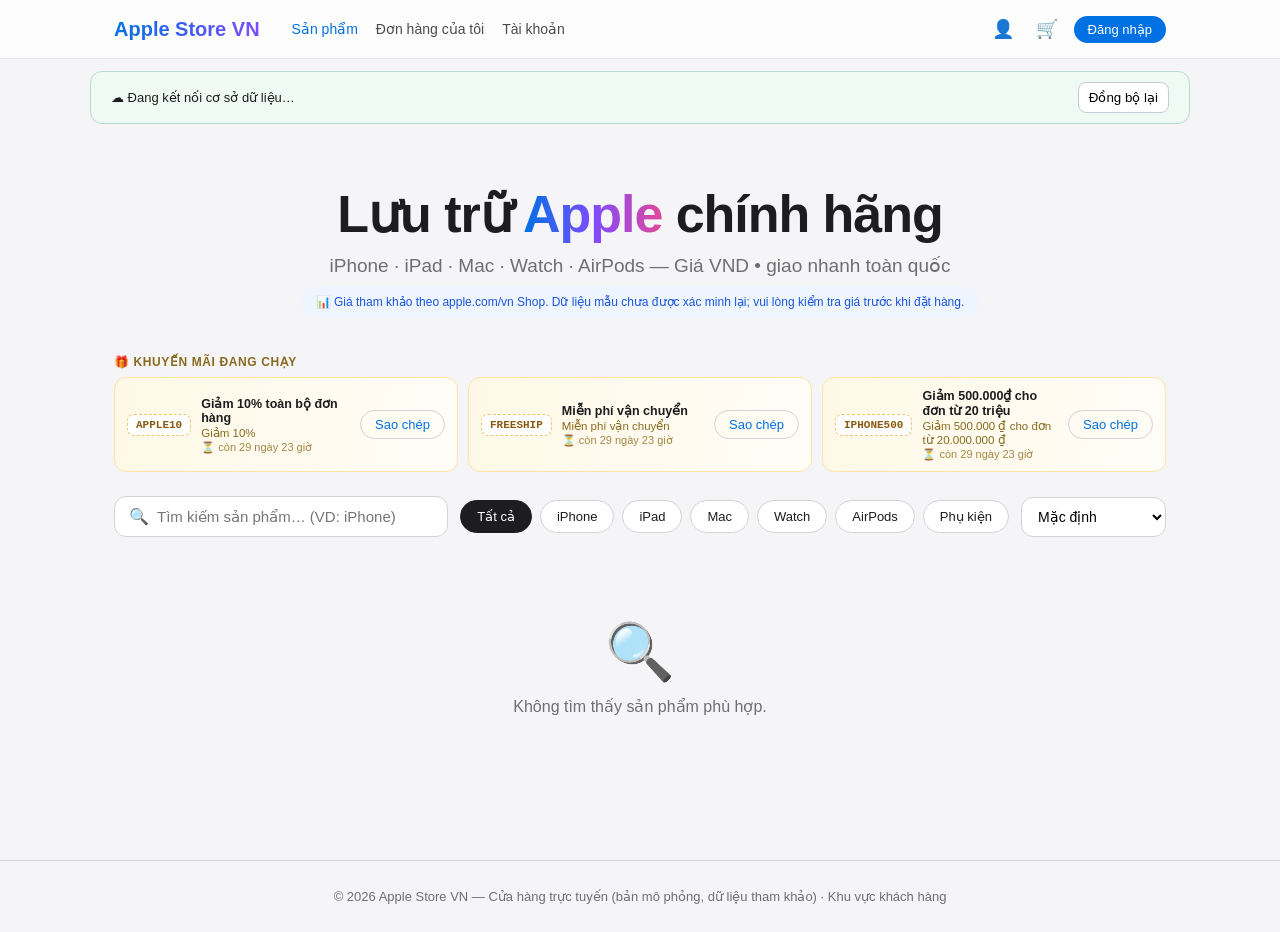
<file: index.html>
<!DOCTYPE html>
<html lang="vi">
<head>
<meta charset="UTF-8">
<meta name="viewport" content="width=device-width, initial-scale=1.0">
<title>Apple Store Việt Nam — Cửa hàng trực tuyến</title>
<meta name="description" content="Apple Store VN — mua iPhone, iPad, Mac, Watch, AirPods chính hãng, giá VND, giao nhanh toàn quốc.">
<link rel="stylesheet" href="css/style.css">
</head>
<body>


<nav class="nav"><div class="nav-in">
  <div class="logo"> <b>Apple Store VN</b></div>
  <div class="nav-links" id="navLinks">
    <a data-nav="home" class="active" href="javascript:go('home')">Sản phẩm</a>
    <a data-nav="orders" href="javascript:go('orders')">Đơn hàng của tôi</a>
    <a data-nav="account" href="javascript:go('account')">Tài khoản</a>
  </div>
  <div class="nav-act">
    <button class="icon-btn" onclick="go('account')" title="Tài khoản" aria-label="Tài khoản">👤</button>
    <button class="icon-btn" onclick="go('cart')" title="Giỏ hàng" aria-label="Giỏ hàng">🛒<span class="badge" id="cartBadge" style="display:none">0</span></button>
    <button class="btn sm" id="authBtn" onclick="go('login')">Đăng nhập</button>
  </div>
</div></nav>

<section class="view active" id="v-home">
  <div class="hero">
    <h1>Lưu trữ <span>Apple</span> chính hãng</h1>
    <p>iPhone · iPad · Mac · Watch · AirPods — Giá VND • giao nhanh toàn quốc</p>
    <div class="source-line">📊 Giá tham khảo theo apple.com/vn Shop. Dữ liệu mẫu chưa được xác minh lại; vui lòng kiểm tra giá trước khi đặt hàng.</div>
  </div>
  <div class="promo-strip" id="promoStrip" hidden></div>
  <div class="wrap">
    <div class="toolbar">
      <div class="search">🔍<input id="q" placeholder="Tìm kiếm sản phẩm… (VD: iPhone)" oninput="renderGrid()" aria-label="Tìm kiếm sản phẩm"></div>
      <div class="chips" id="chips"></div>
      <select class="sel" id="sort" onchange="renderGrid()" aria-label="Sắp xếp">
        <option value="def">Mặc định</option>
        <option value="asc">Giá thấp → cao</option>
        <option value="desc">Giá cao → thấp</option>
      </select>
    </div>
    <div class="grid" id="grid"></div>
  </div>
</section>


<section class="view" id="v-detail"><div class="wrap" id="detailBox"></div></section>

<section class="view" id="v-cart"><div class="wrap" id="cartBox"></div></section>

<section class="view" id="v-checkout"><div class="wrap" id="checkoutBox"></div></section>

<section class="view" id="v-confirm"><div class="wrap" id="confirmBox"></div></section>

<section class="view" id="v-orders"><div class="wrap" id="ordersBox"></div></section>

<section class="view" id="v-login"><div class="wrap" style="max-width:480px" id="loginBox"></div></section>
<section class="view" id="v-account"><div class="wrap" style="max-width:600px" id="accountBox"></div></section>

<footer>© 2026 Apple Store VN — Cửa hàng trực tuyến (bản mô phỏng, dữ liệu tham khảo) · Khu vực khách hàng</footer>

<div class="modal-bg" id="modalBg"><div class="modal" id="modalBox"></div></div>
<div class="toast" id="toast"></div>

<script src="js/supabase.min.js"></script>
<script src="js/config.js"></script>
<script src="js/data.js"></script>
<script src="js/store.js"></script>
<script src="js/ui.js"></script>
<script src="js/order-meta.js"></script>
<script src="js/auth.js"></script>
<script src="js/variants.js"></script>
<script src="js/pdp-visual.js"></script>
<script src="js/shop.js"></script>
<script src="js/promotions.js"></script>

<script src="js/cloud.js"></script>
<script>bootCloud();openDeepLink(0);</script>
</body>
</html>
</file>
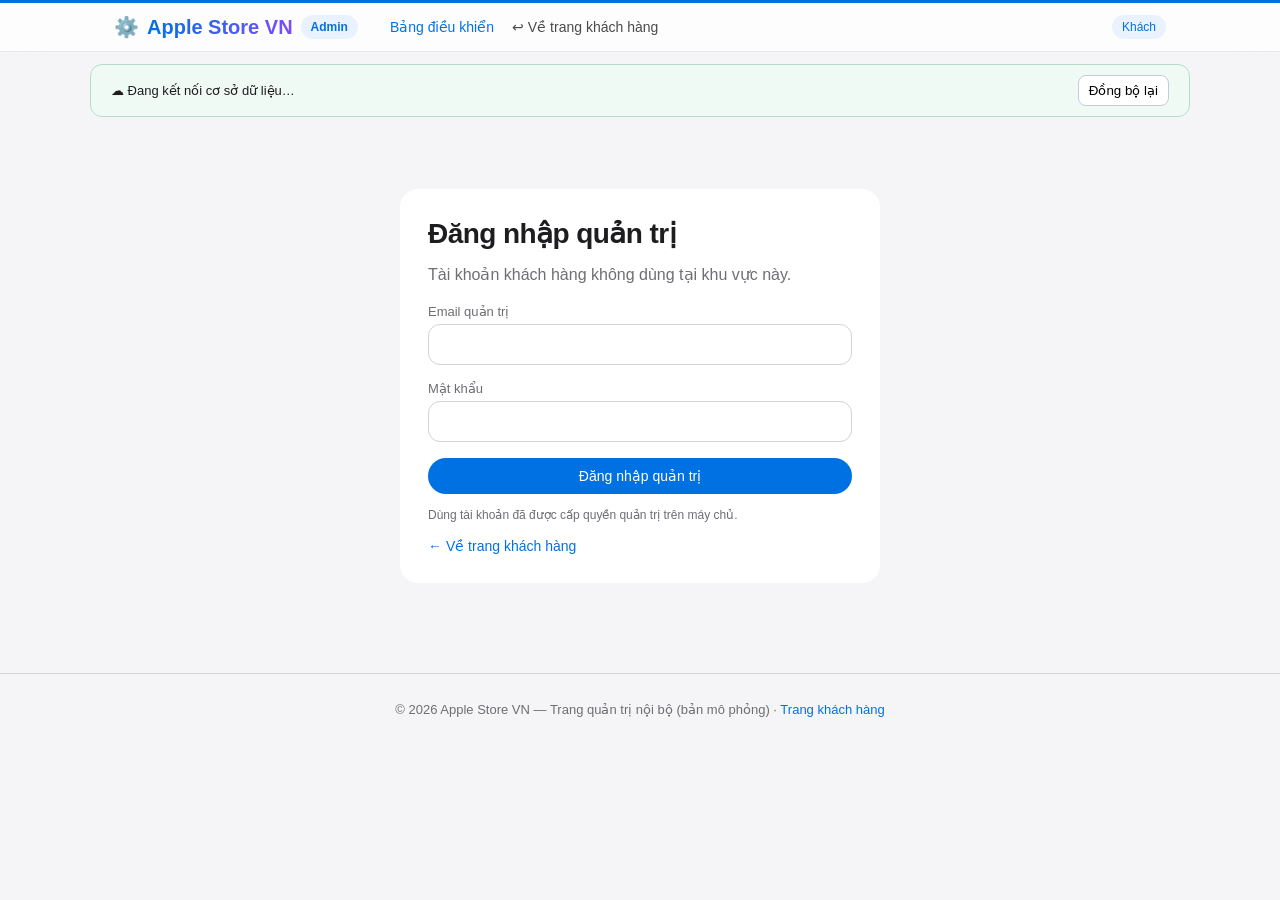
<file: admin.html>
<!DOCTYPE html>
<html lang="vi">
<head>
<meta charset="UTF-8">
<meta name="viewport" content="width=device-width, initial-scale=1.0">
<title>Apple Store VN — Trang Quản trị</title>
<meta name="robots" content="noindex">
<link rel="stylesheet" href="css/style.css">
</head>
<body class="admin">

<nav class="nav admin-nav"><div class="nav-in">
  <div class="logo">⚙️ <b>Apple Store VN</b> <span class="admin-badge">Admin</span></div>
  <div class="nav-links">
    <a href="admin.html" class="active">Bảng điều khiển</a>
    <a href="index.html">↩ Về trang khách hàng</a>
  </div>
  <div class="nav-act">
    <span class="admin-badge" id="adminUser">Khách</span>
    <button class="btn sm ghost" id="adminLogoutBtn" onclick="adminLogout()" style="display:none">Đăng xuất</button>
  </div>
</div></nav>


<section class="view active" id="adminLogin"><div class="admin-hero" id="adminLoginBox"></div></section>


<section class="view" id="adminPanel">
  <div class="admin-hero">
    <h1>Quản lý cửa hàng</h1>
    <p>Báo cáo kinh doanh · Sản phẩm · Đơn hàng · Khách hàng</p>
    <div class="role-note">Trang này tách riêng khỏi khu vực khách hàng: tài khoản khách không truy cập được, tài khoản quản trị không bị trộn vào danh sách khách.</div>
  </div>
  <div class="wrap admin-wrap" id="adminBox"></div>
</section>

<footer>© 2026 Apple Store VN — Trang quản trị nội bộ (bản mô phỏng) · <a href="index.html">Trang khách hàng</a></footer>

<div class="modal-bg" id="modalBg"><div class="modal" id="modalBox"></div></div>
<div class="toast" id="toast"></div>


<script src="js/supabase.min.js"></script>
<script src="js/config.js"></script>
<script src="js/data.js"></script>
<script src="js/store.js"></script>
<script src="js/ui.js"></script>
<script src="js/order-meta.js"></script>
<script src="js/variants.js"></script>
<script src="js/upload.js"></script>
<script src="js/promotions.js"></script>
<script src="js/admin.js"></script>
<script src="js/cloud.js"></script>
<script>bootCloud();</script>
</body>
</html>
</file>
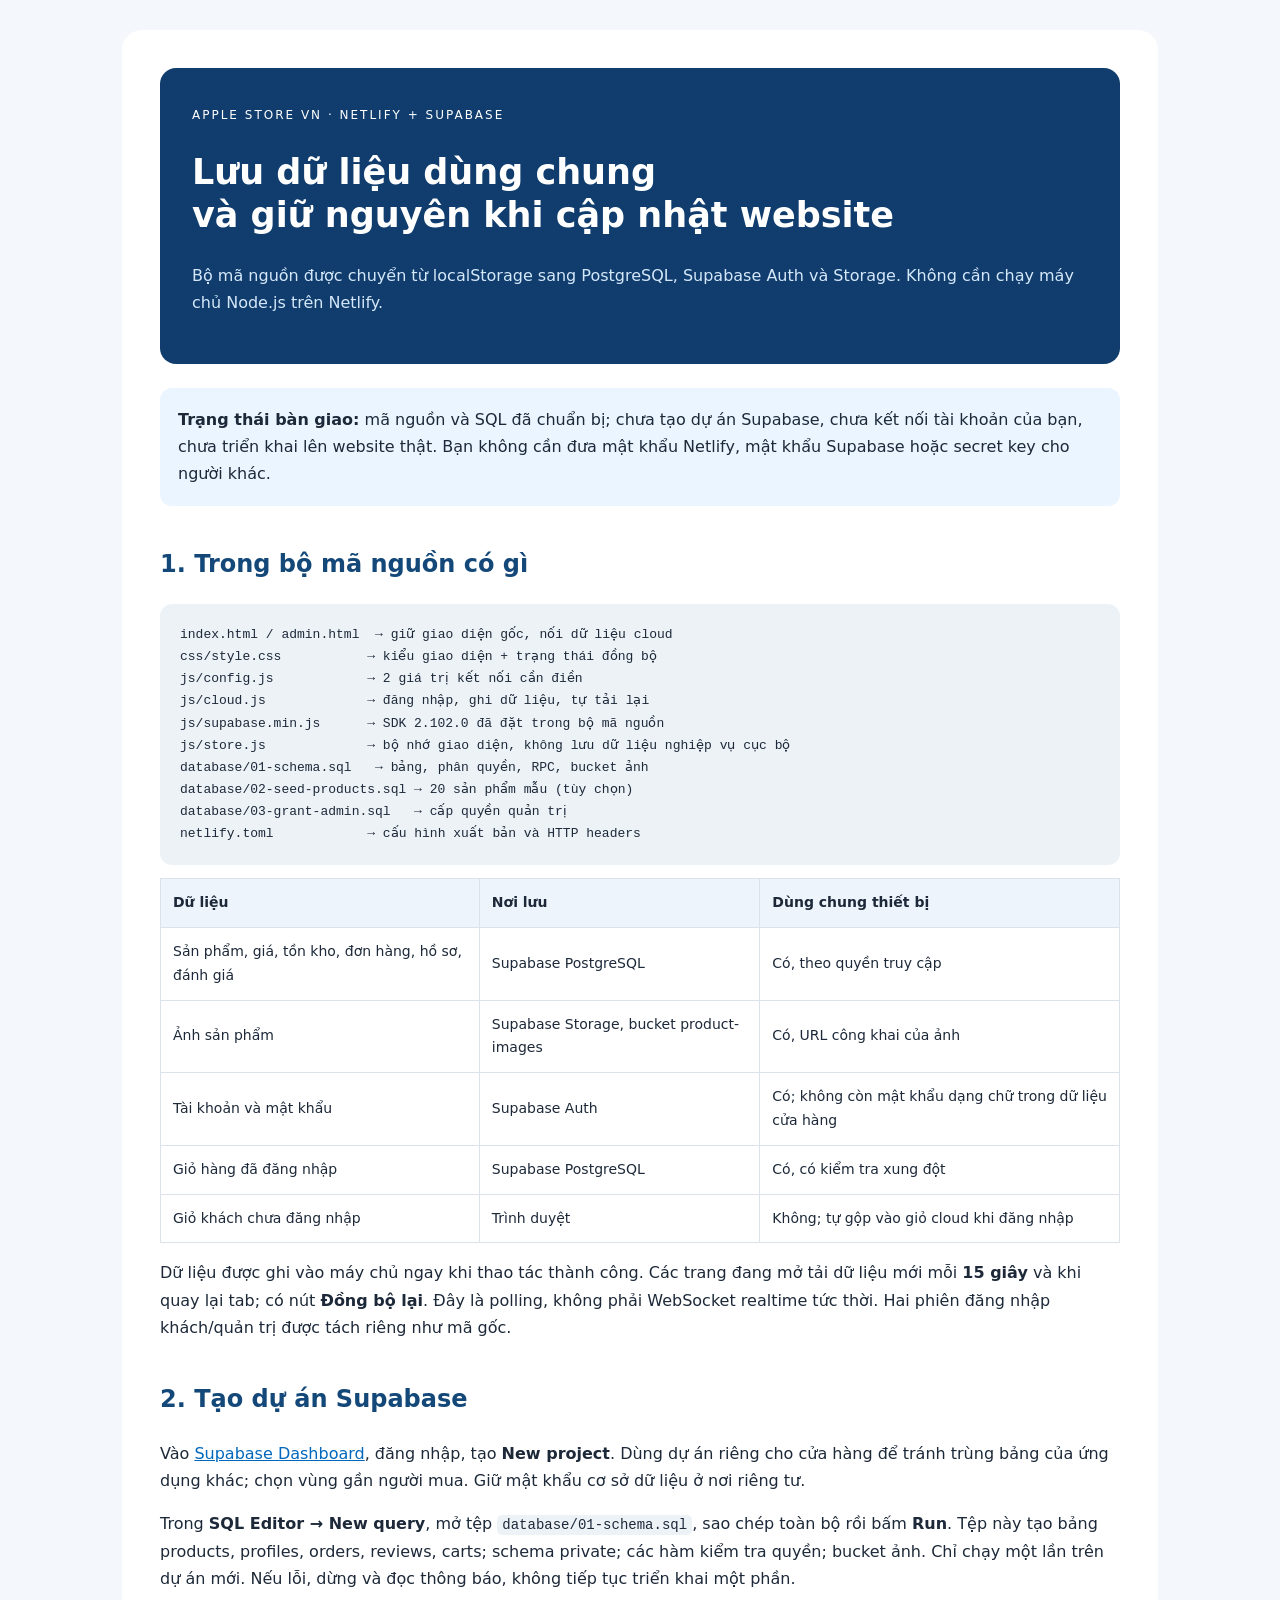
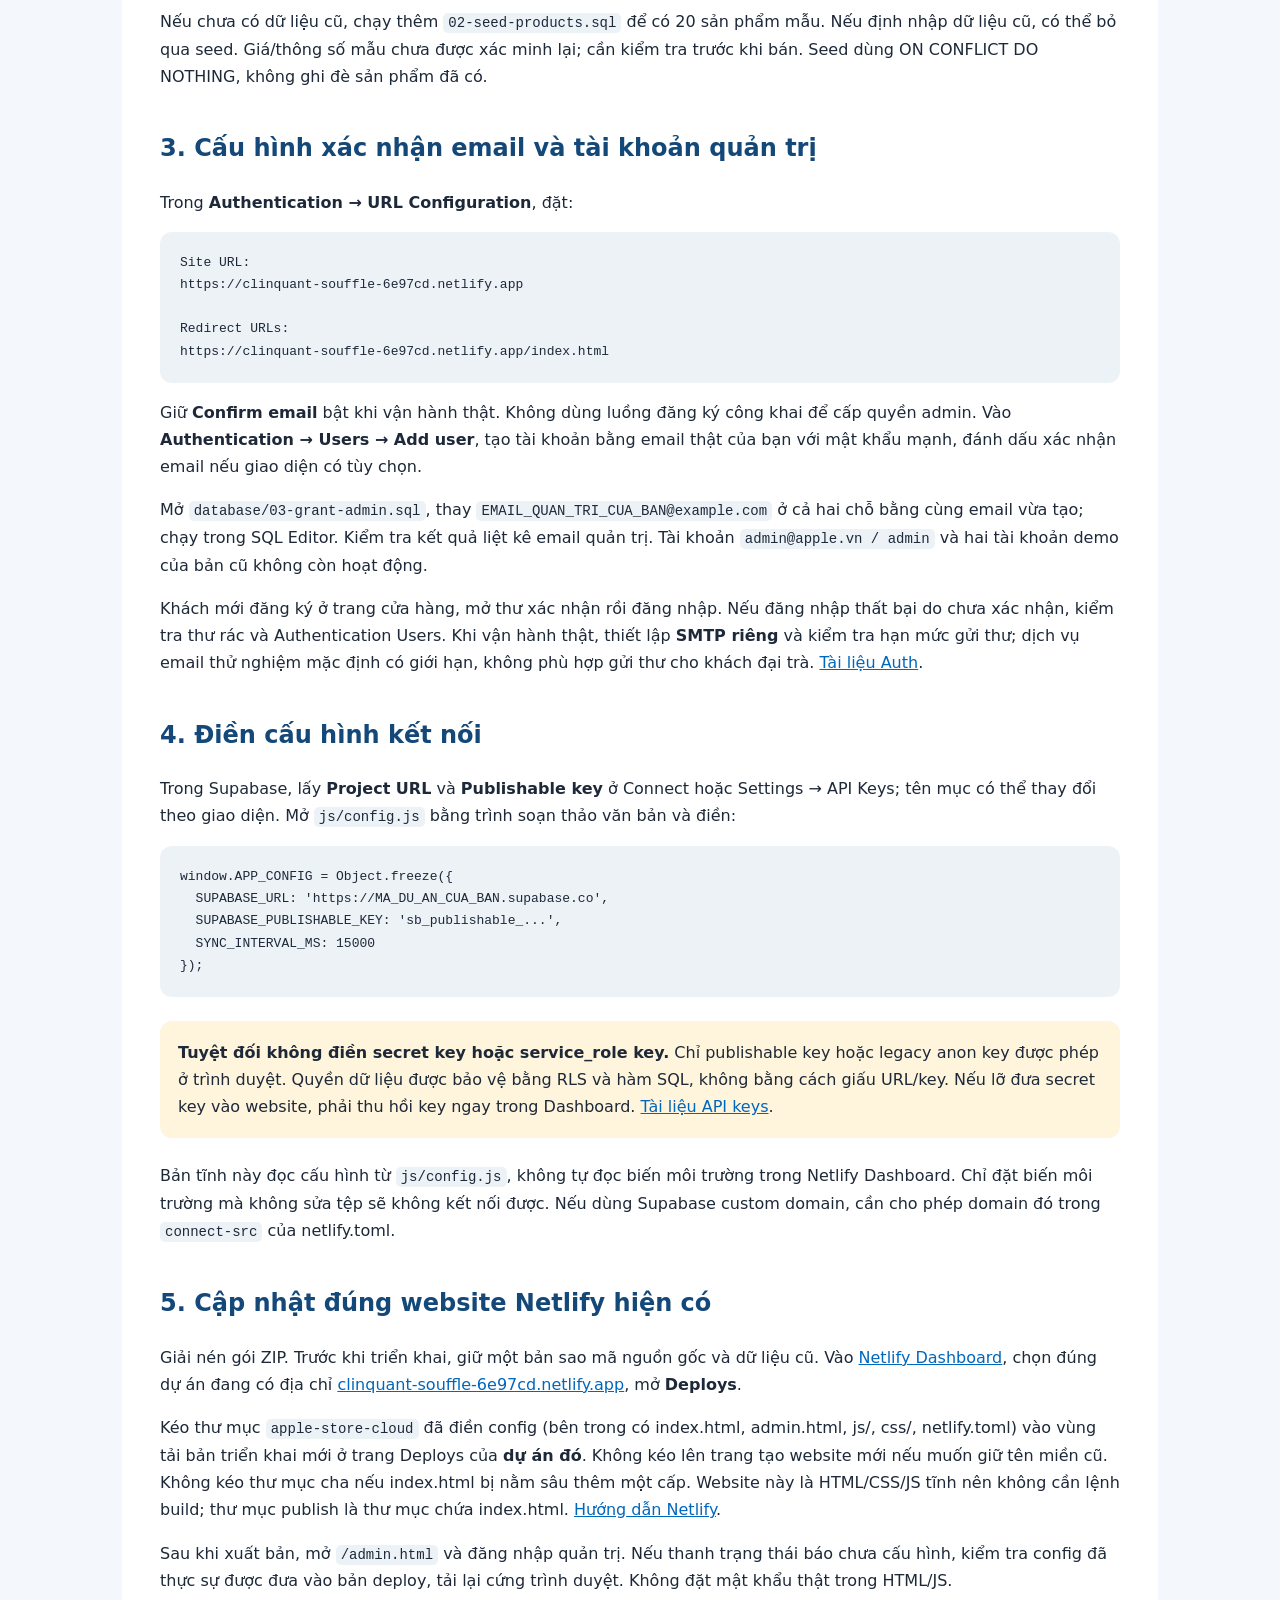
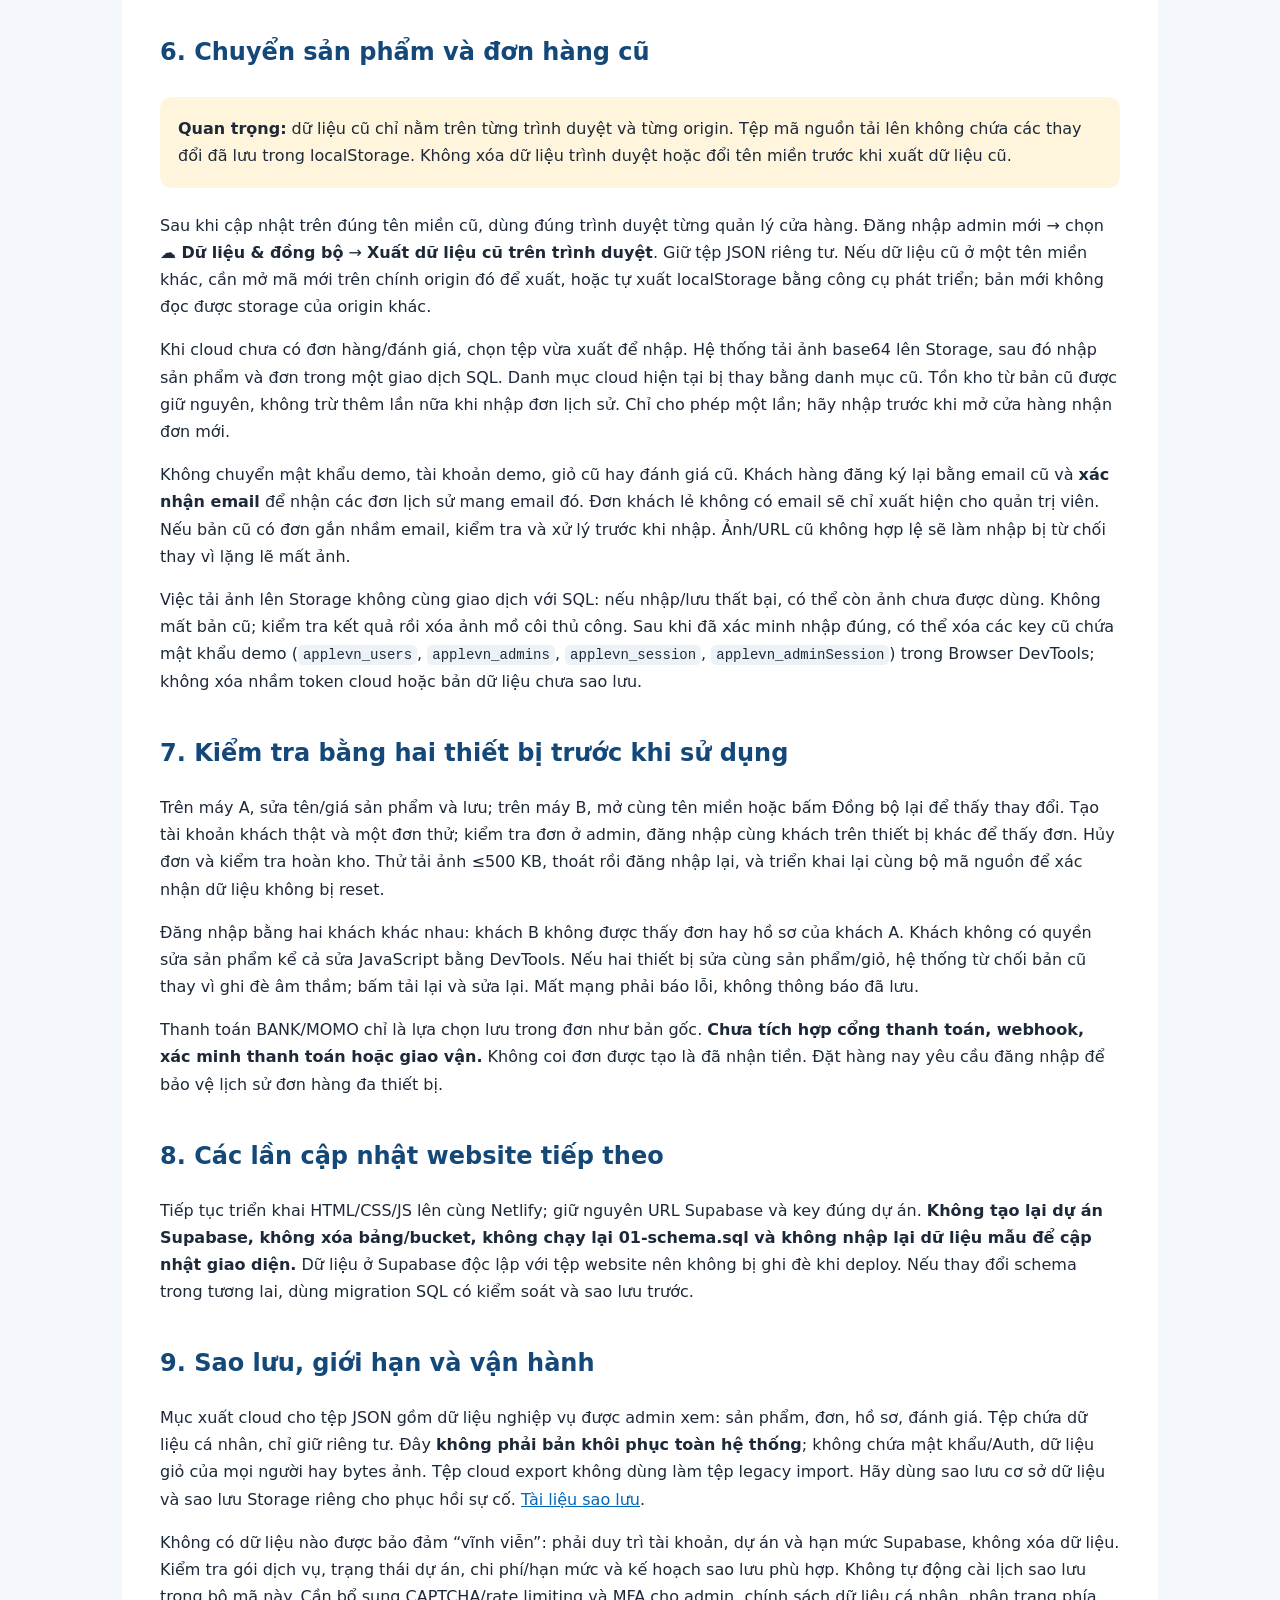
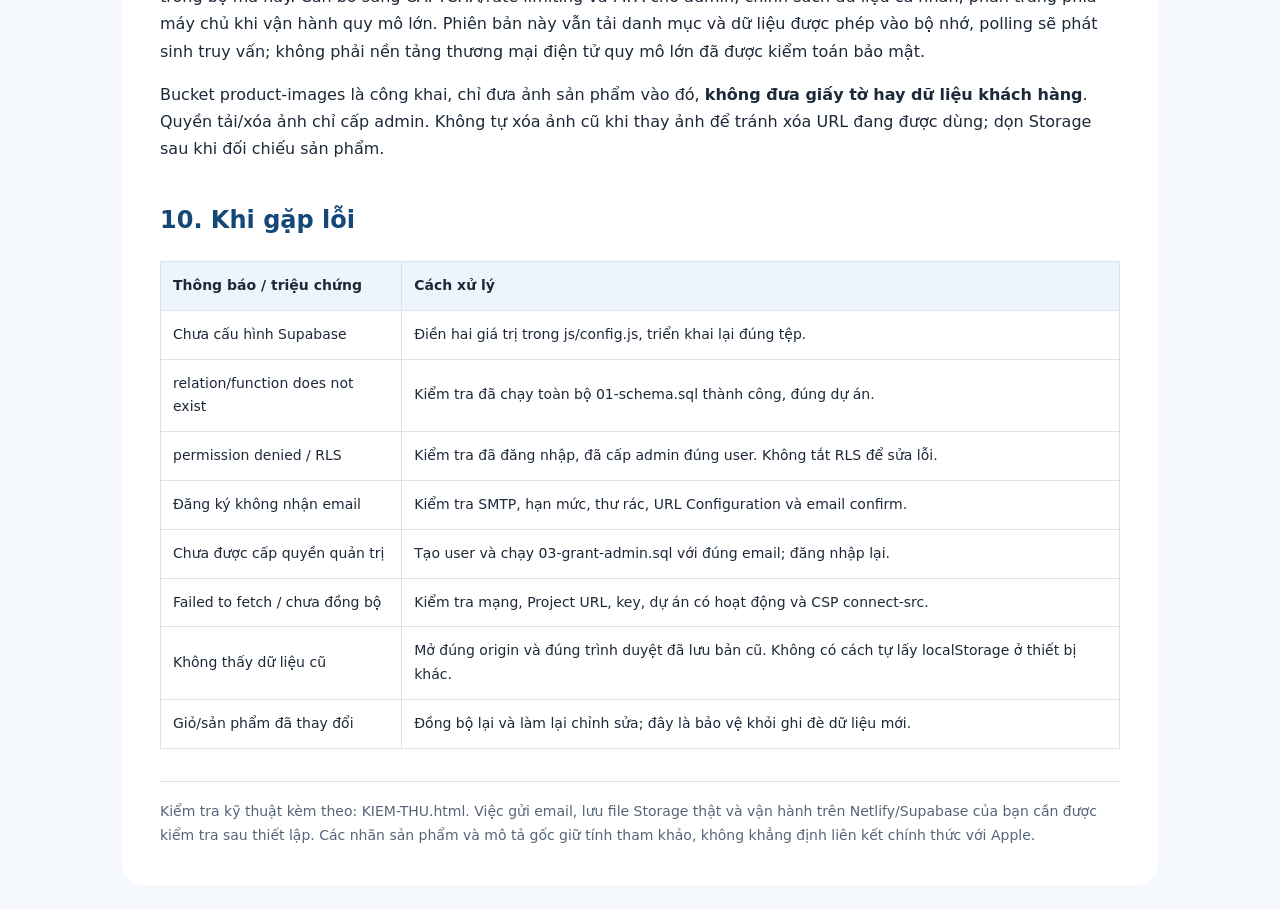
<file: HUONG-DAN.html>
<!DOCTYPE html><html lang="vi"><meta charset="UTF-8"><meta name="viewport" content="width=device-width,initial-scale=1"><title>Hướng dẫn lưu dữ liệu cloud — Apple Store VN</title><style>body{font:16px/1.7 system-ui,-apple-system,sans-serif;color:#1d2939;background:#f4f7fb;margin:0}main{max-width:960px;margin:30px auto;background:white;padding:38px;border-radius:20px}header{background:#103d6d;color:white;border-radius:16px;padding:32px}header span{font-size:12px;letter-spacing:2px}h1{line-height:1.25;font-size:35px}h2{font-size:24px;color:#134879;margin-top:38px}a{color:#0067bc}header p{color:#d5e8fa}.note,.warn{padding:18px;border-radius:12px;background:#eaf5ff;margin:24px 0}.warn{background:#fff4dc}pre{white-space:pre-wrap;overflow-wrap:anywhere;background:#edf2f7;padding:20px;border-radius:12px;font-size:13px}code{background:#edf2f7;padding:2px 5px;border-radius:5px;font-size:14px}table{border-collapse:collapse;width:100%;font-size:14px}td,th{border:1px solid #dbe2ec;padding:12px;text-align:left}th{background:#edf4fc}footer{border-top:1px solid #dbe2ec;margin-top:32px;padding-top:18px;color:#576579;font-size:14px}@media(max-width:650px){main{margin:0;padding:18px}header{padding:20px}h1{font-size:27px}table{font-size:12px}td,th{padding:6px}}@media print{body{background:white}main{margin:0;padding:0}header{color:#1d2939;background:#edf4fc}header p{color:#576579}h2{break-after:avoid}tr{break-inside:avoid}}</style><main>
<header><span>APPLE STORE VN · NETLIFY + SUPABASE</span><h1>Lưu dữ liệu dùng chung<br>và giữ nguyên khi cập nhật website</h1><p>Bộ mã nguồn được chuyển từ localStorage sang PostgreSQL, Supabase Auth và Storage. Không cần chạy máy chủ Node.js trên Netlify.</p></header>
<div class="note"><b>Trạng thái bàn giao:</b> mã nguồn và SQL đã chuẩn bị; chưa tạo dự án Supabase, chưa kết nối tài khoản của bạn, chưa triển khai lên website thật. Bạn không cần đưa mật khẩu Netlify, mật khẩu Supabase hoặc secret key cho người khác.</div>
<h2>1. Trong bộ mã nguồn có gì</h2>
<pre>index.html / admin.html  → giữ giao diện gốc, nối dữ liệu cloud
css/style.css           → kiểu giao diện + trạng thái đồng bộ
js/config.js            → 2 giá trị kết nối cần điền
js/cloud.js             → đăng nhập, ghi dữ liệu, tự tải lại
js/supabase.min.js      → SDK 2.102.0 đã đặt trong bộ mã nguồn
js/store.js             → bộ nhớ giao diện, không lưu dữ liệu nghiệp vụ cục bộ
database/01-schema.sql   → bảng, phân quyền, RPC, bucket ảnh
database/02-seed-products.sql → 20 sản phẩm mẫu (tùy chọn)
database/03-grant-admin.sql   → cấp quyền quản trị
netlify.toml            → cấu hình xuất bản và HTTP headers</pre>
<table><tr><th>Dữ liệu</th><th>Nơi lưu</th><th>Dùng chung thiết bị</th></tr><tr><td>Sản phẩm, giá, tồn kho, đơn hàng, hồ sơ, đánh giá</td><td>Supabase PostgreSQL</td><td>Có, theo quyền truy cập</td></tr><tr><td>Ảnh sản phẩm</td><td>Supabase Storage, bucket product-images</td><td>Có, URL công khai của ảnh</td></tr><tr><td>Tài khoản và mật khẩu</td><td>Supabase Auth</td><td>Có; không còn mật khẩu dạng chữ trong dữ liệu cửa hàng</td></tr><tr><td>Giỏ hàng đã đăng nhập</td><td>Supabase PostgreSQL</td><td>Có, có kiểm tra xung đột</td></tr><tr><td>Giỏ khách chưa đăng nhập</td><td>Trình duyệt</td><td>Không; tự gộp vào giỏ cloud khi đăng nhập</td></tr></table>
<p>Dữ liệu được ghi vào máy chủ ngay khi thao tác thành công. Các trang đang mở tải dữ liệu mới mỗi <b>15 giây</b> và khi quay lại tab; có nút <b>Đồng bộ lại</b>. Đây là polling, không phải WebSocket realtime tức thời. Hai phiên đăng nhập khách/quản trị được tách riêng như mã gốc.</p>
<h2>2. Tạo dự án Supabase</h2>
<p>Vào <a href="https://supabase.com/dashboard">Supabase Dashboard</a>, đăng nhập, tạo <b>New project</b>. Dùng dự án riêng cho cửa hàng để tránh trùng bảng của ứng dụng khác; chọn vùng gần người mua. Giữ mật khẩu cơ sở dữ liệu ở nơi riêng tư.</p>
<p>Trong <b>SQL Editor → New query</b>, mở tệp <code>database/01-schema.sql</code>, sao chép toàn bộ rồi bấm <b>Run</b>. Tệp này tạo bảng products, profiles, orders, reviews, carts; schema private; các hàm kiểm tra quyền; bucket ảnh. Chỉ chạy một lần trên dự án mới. Nếu lỗi, dừng và đọc thông báo, không tiếp tục triển khai một phần.</p>
<p>Nếu chưa có dữ liệu cũ, chạy thêm <code>02-seed-products.sql</code> để có 20 sản phẩm mẫu. Nếu định nhập dữ liệu cũ, có thể bỏ qua seed. Giá/thông số mẫu chưa được xác minh lại; cần kiểm tra trước khi bán. Seed dùng ON CONFLICT DO NOTHING, không ghi đè sản phẩm đã có.</p>
<h2>3. Cấu hình xác nhận email và tài khoản quản trị</h2>
<p>Trong <b>Authentication → URL Configuration</b>, đặt:</p>
<pre>Site URL:
https://clinquant-souffle-6e97cd.netlify.app

Redirect URLs:
https://clinquant-souffle-6e97cd.netlify.app/index.html</pre>
<p>Giữ <b>Confirm email</b> bật khi vận hành thật. Không dùng luồng đăng ký công khai để cấp quyền admin. Vào <b>Authentication → Users → Add user</b>, tạo tài khoản bằng email thật của bạn với mật khẩu mạnh, đánh dấu xác nhận email nếu giao diện có tùy chọn.</p>
<p>Mở <code>database/03-grant-admin.sql</code>, thay <code>EMAIL_QUAN_TRI_CUA_BAN@example.com</code> ở cả hai chỗ bằng cùng email vừa tạo; chạy trong SQL Editor. Kiểm tra kết quả liệt kê email quản trị. Tài khoản <code>admin@apple.vn / admin</code> và hai tài khoản demo của bản cũ không còn hoạt động.</p>
<p>Khách mới đăng ký ở trang cửa hàng, mở thư xác nhận rồi đăng nhập. Nếu đăng nhập thất bại do chưa xác nhận, kiểm tra thư rác và Authentication Users. Khi vận hành thật, thiết lập <b>SMTP riêng</b> và kiểm tra hạn mức gửi thư; dịch vụ email thử nghiệm mặc định có giới hạn, không phù hợp gửi thư cho khách đại trà. <a href="https://supabase.com/docs/guides/auth/passwords">Tài liệu Auth</a>.</p>
<h2>4. Điền cấu hình kết nối</h2>
<p>Trong Supabase, lấy <b>Project URL</b> và <b>Publishable key</b> ở Connect hoặc Settings → API Keys; tên mục có thể thay đổi theo giao diện. Mở <code>js/config.js</code> bằng trình soạn thảo văn bản và điền:</p>
<pre>window.APP_CONFIG = Object.freeze({
  SUPABASE_URL: 'https://MA_DU_AN_CUA_BAN.supabase.co',
  SUPABASE_PUBLISHABLE_KEY: 'sb_publishable_...',
  SYNC_INTERVAL_MS: 15000
});</pre>
<div class="warn"><b>Tuyệt đối không điền secret key hoặc service_role key.</b> Chỉ publishable key hoặc legacy anon key được phép ở trình duyệt. Quyền dữ liệu được bảo vệ bằng RLS và hàm SQL, không bằng cách giấu URL/key. Nếu lỡ đưa secret key vào website, phải thu hồi key ngay trong Dashboard. <a href="https://supabase.com/docs/guides/getting-started/api-keys">Tài liệu API keys</a>.</div>
<p>Bản tĩnh này đọc cấu hình từ <code>js/config.js</code>, không tự đọc biến môi trường trong Netlify Dashboard. Chỉ đặt biến môi trường mà không sửa tệp sẽ không kết nối được. Nếu dùng Supabase custom domain, cần cho phép domain đó trong <code>connect-src</code> của netlify.toml.</p>
<h2>5. Cập nhật đúng website Netlify hiện có</h2>
<p>Giải nén gói ZIP. Trước khi triển khai, giữ một bản sao mã nguồn gốc và dữ liệu cũ. Vào <a href="https://app.netlify.com/">Netlify Dashboard</a>, chọn đúng dự án đang có địa chỉ <a href="https://clinquant-souffle-6e97cd.netlify.app/">clinquant-souffle-6e97cd.netlify.app</a>, mở <b>Deploys</b>.</p>
<p>Kéo thư mục <code>apple-store-cloud</code> đã điền config (bên trong có index.html, admin.html, js/, css/, netlify.toml) vào vùng tải bản triển khai mới ở trang Deploys của <b>dự án đó</b>. Không kéo lên trang tạo website mới nếu muốn giữ tên miền cũ. Không kéo thư mục cha nếu index.html bị nằm sâu thêm một cấp. Website này là HTML/CSS/JS tĩnh nên không cần lệnh build; thư mục publish là thư mục chứa index.html. <a href="https://docs.netlify.com/deploy/create-deploys/">Hướng dẫn Netlify</a>.</p>
<p>Sau khi xuất bản, mở <code>/admin.html</code> và đăng nhập quản trị. Nếu thanh trạng thái báo chưa cấu hình, kiểm tra config đã thực sự được đưa vào bản deploy, tải lại cứng trình duyệt. Không đặt mật khẩu thật trong HTML/JS.</p>
<h2>6. Chuyển sản phẩm và đơn hàng cũ</h2>
<div class="warn"><b>Quan trọng:</b> dữ liệu cũ chỉ nằm trên từng trình duyệt và từng origin. Tệp mã nguồn tải lên không chứa các thay đổi đã lưu trong localStorage. Không xóa dữ liệu trình duyệt hoặc đổi tên miền trước khi xuất dữ liệu cũ.</div>
<p>Sau khi cập nhật trên đúng tên miền cũ, dùng đúng trình duyệt từng quản lý cửa hàng. Đăng nhập admin mới → chọn <b>☁️ Dữ liệu & đồng bộ</b> → <b>Xuất dữ liệu cũ trên trình duyệt</b>. Giữ tệp JSON riêng tư. Nếu dữ liệu cũ ở một tên miền khác, cần mở mã mới trên chính origin đó để xuất, hoặc tự xuất localStorage bằng công cụ phát triển; bản mới không đọc được storage của origin khác.</p>
<p>Khi cloud chưa có đơn hàng/đánh giá, chọn tệp vừa xuất để nhập. Hệ thống tải ảnh base64 lên Storage, sau đó nhập sản phẩm và đơn trong một giao dịch SQL. Danh mục cloud hiện tại bị thay bằng danh mục cũ. Tồn kho từ bản cũ được giữ nguyên, không trừ thêm lần nữa khi nhập đơn lịch sử. Chỉ cho phép một lần; hãy nhập trước khi mở cửa hàng nhận đơn mới.</p>
<p>Không chuyển mật khẩu demo, tài khoản demo, giỏ cũ hay đánh giá cũ. Khách hàng đăng ký lại bằng email cũ và <b>xác nhận email</b> để nhận các đơn lịch sử mang email đó. Đơn khách lẻ không có email sẽ chỉ xuất hiện cho quản trị viên. Nếu bản cũ có đơn gắn nhầm email, kiểm tra và xử lý trước khi nhập. Ảnh/URL cũ không hợp lệ sẽ làm nhập bị từ chối thay vì lặng lẽ mất ảnh.</p>
<p>Việc tải ảnh lên Storage không cùng giao dịch với SQL: nếu nhập/lưu thất bại, có thể còn ảnh chưa được dùng. Không mất bản cũ; kiểm tra kết quả rồi xóa ảnh mồ côi thủ công. Sau khi đã xác minh nhập đúng, có thể xóa các key cũ chứa mật khẩu demo (<code>applevn_users</code>, <code>applevn_admins</code>, <code>applevn_session</code>, <code>applevn_adminSession</code>) trong Browser DevTools; không xóa nhầm token cloud hoặc bản dữ liệu chưa sao lưu.</p>
<h2>7. Kiểm tra bằng hai thiết bị trước khi sử dụng</h2>
<p>Trên máy A, sửa tên/giá sản phẩm và lưu; trên máy B, mở cùng tên miền hoặc bấm Đồng bộ lại để thấy thay đổi. Tạo tài khoản khách thật và một đơn thử; kiểm tra đơn ở admin, đăng nhập cùng khách trên thiết bị khác để thấy đơn. Hủy đơn và kiểm tra hoàn kho. Thử tải ảnh ≤500 KB, thoát rồi đăng nhập lại, và triển khai lại cùng bộ mã nguồn để xác nhận dữ liệu không bị reset.</p>
<p>Đăng nhập bằng hai khách khác nhau: khách B không được thấy đơn hay hồ sơ của khách A. Khách không có quyền sửa sản phẩm kể cả sửa JavaScript bằng DevTools. Nếu hai thiết bị sửa cùng sản phẩm/giỏ, hệ thống từ chối bản cũ thay vì ghi đè âm thầm; bấm tải lại và sửa lại. Mất mạng phải báo lỗi, không thông báo đã lưu.</p>
<p>Thanh toán BANK/MOMO chỉ là lựa chọn lưu trong đơn như bản gốc. <b>Chưa tích hợp cổng thanh toán, webhook, xác minh thanh toán hoặc giao vận.</b> Không coi đơn được tạo là đã nhận tiền. Đặt hàng nay yêu cầu đăng nhập để bảo vệ lịch sử đơn hàng đa thiết bị.</p>
<h2>8. Các lần cập nhật website tiếp theo</h2>
<p>Tiếp tục triển khai HTML/CSS/JS lên cùng Netlify; giữ nguyên URL Supabase và key đúng dự án. <b>Không tạo lại dự án Supabase, không xóa bảng/bucket, không chạy lại 01-schema.sql và không nhập lại dữ liệu mẫu để cập nhật giao diện.</b> Dữ liệu ở Supabase độc lập với tệp website nên không bị ghi đè khi deploy. Nếu thay đổi schema trong tương lai, dùng migration SQL có kiểm soát và sao lưu trước.</p>
<h2>9. Sao lưu, giới hạn và vận hành</h2>
<p>Mục xuất cloud cho tệp JSON gồm dữ liệu nghiệp vụ được admin xem: sản phẩm, đơn, hồ sơ, đánh giá. Tệp chứa dữ liệu cá nhân, chỉ giữ riêng tư. Đây <b>không phải bản khôi phục toàn hệ thống</b>; không chứa mật khẩu/Auth, dữ liệu giỏ của mọi người hay bytes ảnh. Tệp cloud export không dùng làm tệp legacy import. Hãy dùng sao lưu cơ sở dữ liệu và sao lưu Storage riêng cho phục hồi sự cố. <a href="https://supabase.com/docs/guides/platform/backups">Tài liệu sao lưu</a>.</p>
<p>Không có dữ liệu nào được bảo đảm “vĩnh viễn”: phải duy trì tài khoản, dự án và hạn mức Supabase, không xóa dữ liệu. Kiểm tra gói dịch vụ, trạng thái dự án, chi phí/hạn mức và kế hoạch sao lưu phù hợp. Không tự động cài lịch sao lưu trong bộ mã này. Cần bổ sung CAPTCHA/rate limiting và MFA cho admin, chính sách dữ liệu cá nhân, phân trang phía máy chủ khi vận hành quy mô lớn. Phiên bản này vẫn tải danh mục và dữ liệu được phép vào bộ nhớ, polling sẽ phát sinh truy vấn; không phải nền tảng thương mại điện tử quy mô lớn đã được kiểm toán bảo mật.</p>
<p>Bucket product-images là công khai, chỉ đưa ảnh sản phẩm vào đó, <b>không đưa giấy tờ hay dữ liệu khách hàng</b>. Quyền tải/xóa ảnh chỉ cấp admin. Không tự xóa ảnh cũ khi thay ảnh để tránh xóa URL đang được dùng; dọn Storage sau khi đối chiếu sản phẩm.</p>
<h2>10. Khi gặp lỗi</h2>
<table><tr><th>Thông báo / triệu chứng</th><th>Cách xử lý</th></tr><tr><td>Chưa cấu hình Supabase</td><td>Điền hai giá trị trong js/config.js, triển khai lại đúng tệp.</td></tr><tr><td>relation/function does not exist</td><td>Kiểm tra đã chạy toàn bộ 01-schema.sql thành công, đúng dự án.</td></tr><tr><td>permission denied / RLS</td><td>Kiểm tra đã đăng nhập, đã cấp admin đúng user. Không tắt RLS để sửa lỗi.</td></tr><tr><td>Đăng ký không nhận email</td><td>Kiểm tra SMTP, hạn mức, thư rác, URL Configuration và email confirm.</td></tr><tr><td>Chưa được cấp quyền quản trị</td><td>Tạo user và chạy 03-grant-admin.sql với đúng email; đăng nhập lại.</td></tr><tr><td>Failed to fetch / chưa đồng bộ</td><td>Kiểm tra mạng, Project URL, key, dự án có hoạt động và CSP connect-src.</td></tr><tr><td>Không thấy dữ liệu cũ</td><td>Mở đúng origin và đúng trình duyệt đã lưu bản cũ. Không có cách tự lấy localStorage ở thiết bị khác.</td></tr><tr><td>Giỏ/sản phẩm đã thay đổi</td><td>Đồng bộ lại và làm lại chỉnh sửa; đây là bảo vệ khỏi ghi đè dữ liệu mới.</td></tr></table>
<footer>Kiểm tra kỹ thuật kèm theo: KIEM-THU.html. Việc gửi email, lưu file Storage thật và vận hành trên Netlify/Supabase của bạn cần được kiểm tra sau thiết lập. Các nhãn sản phẩm và mô tả gốc giữ tính tham khảo, không khẳng định liên kết chính thức với Apple.</footer>
</main></html>
</file>
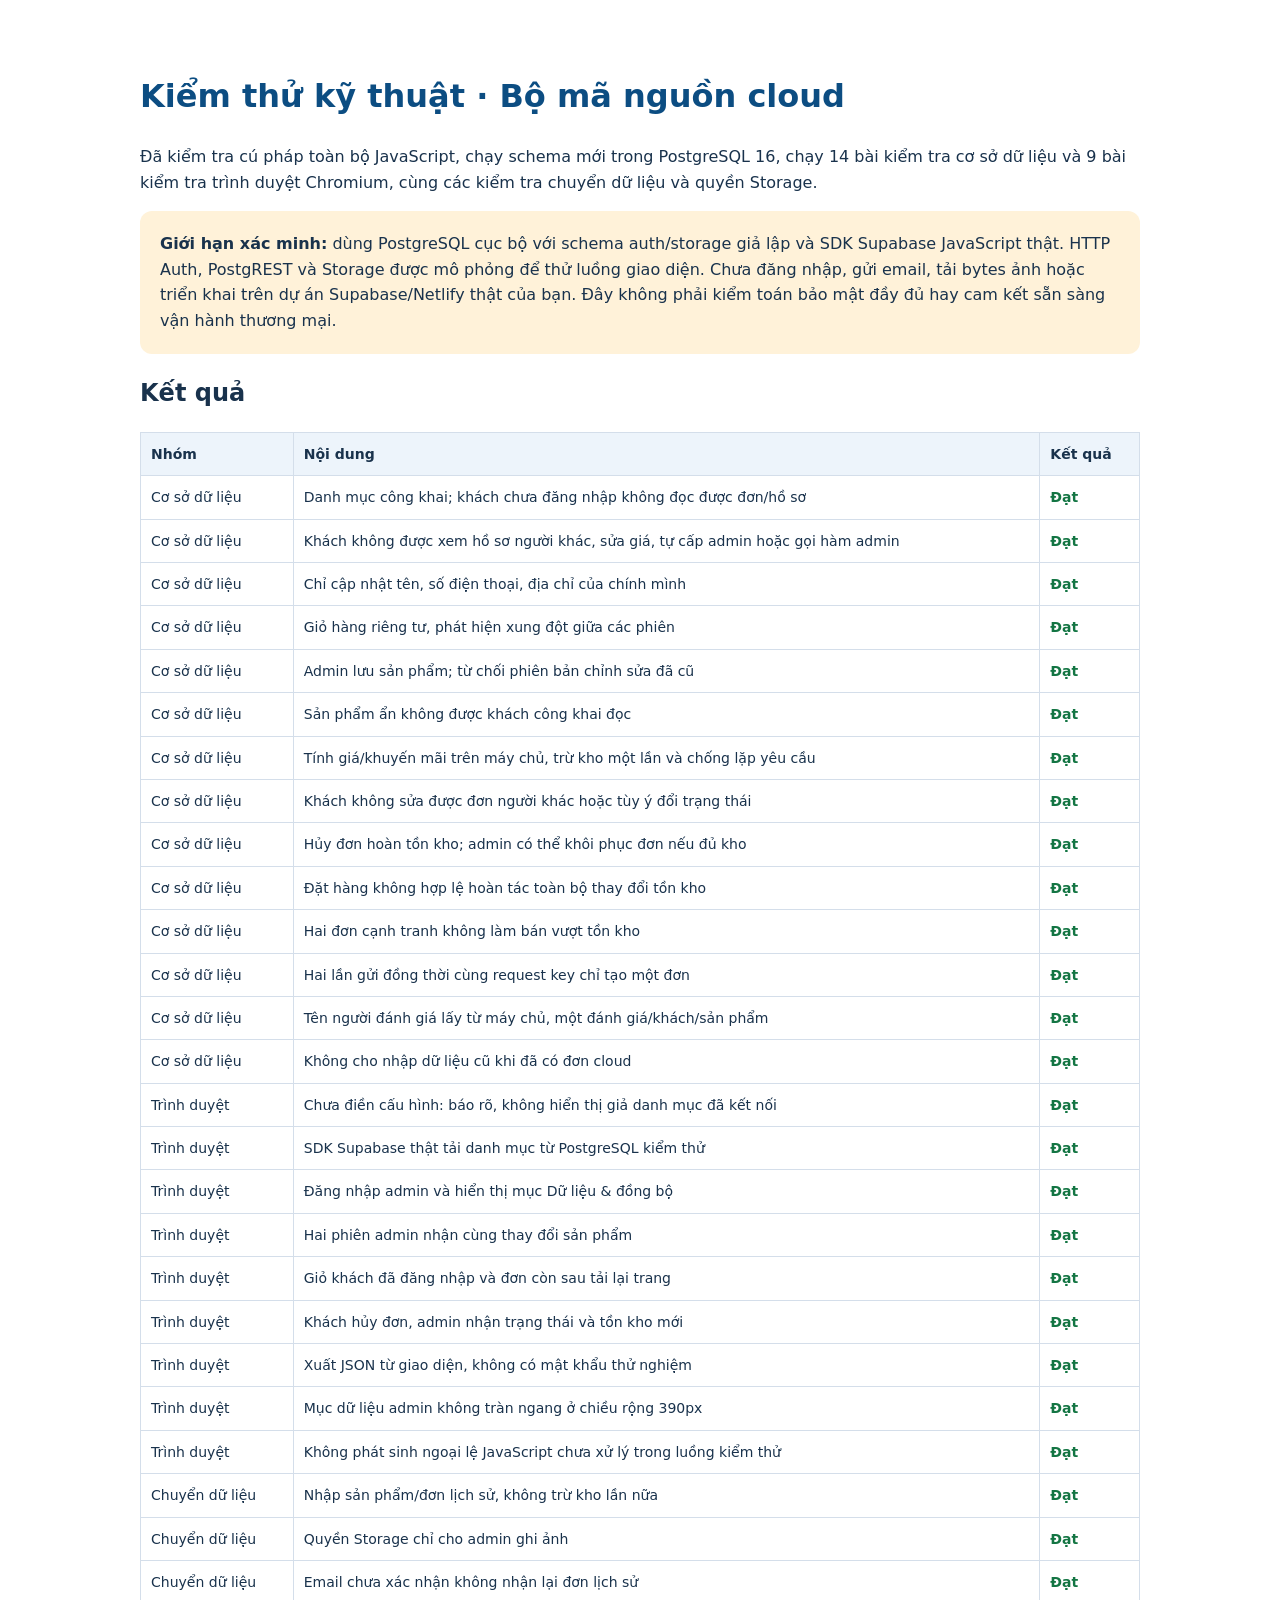
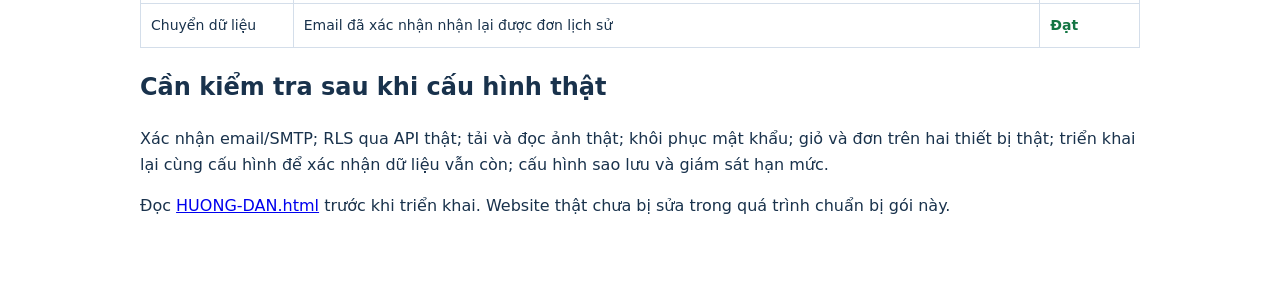
<file: KIEM-THU.html>
<!DOCTYPE html><html lang="vi"><meta charset="UTF-8"><meta name="viewport" content="width=device-width,initial-scale=1"><title>Kiểm thử kỹ thuật</title><style>body{font:16px/1.6 system-ui;color:#19324c;max-width:1000px;margin:30px auto;padding:20px}h1{color:#0c4d82}table{border-collapse:collapse;width:100%;font-size:14px}td,th{padding:10px;border:1px solid #d4deea;text-align:left}th{background:#edf4fb}td:last-child{color:#137543;font-weight:700}.note{background:#fff2d9;padding:20px;border-radius:12px}</style><h1>Kiểm thử kỹ thuật · Bộ mã nguồn cloud</h1><p>Đã kiểm tra cú pháp toàn bộ JavaScript, chạy schema mới trong PostgreSQL 16, chạy 14 bài kiểm tra cơ sở dữ liệu và 9 bài kiểm tra trình duyệt Chromium, cùng các kiểm tra chuyển dữ liệu và quyền Storage.</p><div class="note"><b>Giới hạn xác minh:</b> dùng PostgreSQL cục bộ với schema auth/storage giả lập và SDK Supabase JavaScript thật. HTTP Auth, PostgREST và Storage được mô phỏng để thử luồng giao diện. Chưa đăng nhập, gửi email, tải bytes ảnh hoặc triển khai trên dự án Supabase/Netlify thật của bạn. Đây không phải kiểm toán bảo mật đầy đủ hay cam kết sẵn sàng vận hành thương mại.</div><h2>Kết quả</h2><table><tr><th>Nhóm</th><th>Nội dung</th><th>Kết quả</th></tr><tr><td>Cơ sở dữ liệu</td><td>Danh mục công khai; khách chưa đăng nhập không đọc được đơn/hồ sơ</td><td>Đạt</td></tr><tr><td>Cơ sở dữ liệu</td><td>Khách không được xem hồ sơ người khác, sửa giá, tự cấp admin hoặc gọi hàm admin</td><td>Đạt</td></tr><tr><td>Cơ sở dữ liệu</td><td>Chỉ cập nhật tên, số điện thoại, địa chỉ của chính mình</td><td>Đạt</td></tr><tr><td>Cơ sở dữ liệu</td><td>Giỏ hàng riêng tư, phát hiện xung đột giữa các phiên</td><td>Đạt</td></tr><tr><td>Cơ sở dữ liệu</td><td>Admin lưu sản phẩm; từ chối phiên bản chỉnh sửa đã cũ</td><td>Đạt</td></tr><tr><td>Cơ sở dữ liệu</td><td>Sản phẩm ẩn không được khách công khai đọc</td><td>Đạt</td></tr><tr><td>Cơ sở dữ liệu</td><td>Tính giá/khuyến mãi trên máy chủ, trừ kho một lần và chống lặp yêu cầu</td><td>Đạt</td></tr><tr><td>Cơ sở dữ liệu</td><td>Khách không sửa được đơn người khác hoặc tùy ý đổi trạng thái</td><td>Đạt</td></tr><tr><td>Cơ sở dữ liệu</td><td>Hủy đơn hoàn tồn kho; admin có thể khôi phục đơn nếu đủ kho</td><td>Đạt</td></tr><tr><td>Cơ sở dữ liệu</td><td>Đặt hàng không hợp lệ hoàn tác toàn bộ thay đổi tồn kho</td><td>Đạt</td></tr><tr><td>Cơ sở dữ liệu</td><td>Hai đơn cạnh tranh không làm bán vượt tồn kho</td><td>Đạt</td></tr><tr><td>Cơ sở dữ liệu</td><td>Hai lần gửi đồng thời cùng request key chỉ tạo một đơn</td><td>Đạt</td></tr><tr><td>Cơ sở dữ liệu</td><td>Tên người đánh giá lấy từ máy chủ, một đánh giá/khách/sản phẩm</td><td>Đạt</td></tr><tr><td>Cơ sở dữ liệu</td><td>Không cho nhập dữ liệu cũ khi đã có đơn cloud</td><td>Đạt</td></tr><tr><td>Trình duyệt</td><td>Chưa điền cấu hình: báo rõ, không hiển thị giả danh mục đã kết nối</td><td>Đạt</td></tr><tr><td>Trình duyệt</td><td>SDK Supabase thật tải danh mục từ PostgreSQL kiểm thử</td><td>Đạt</td></tr><tr><td>Trình duyệt</td><td>Đăng nhập admin và hiển thị mục Dữ liệu &amp; đồng bộ</td><td>Đạt</td></tr><tr><td>Trình duyệt</td><td>Hai phiên admin nhận cùng thay đổi sản phẩm</td><td>Đạt</td></tr><tr><td>Trình duyệt</td><td>Giỏ khách đã đăng nhập và đơn còn sau tải lại trang</td><td>Đạt</td></tr><tr><td>Trình duyệt</td><td>Khách hủy đơn, admin nhận trạng thái và tồn kho mới</td><td>Đạt</td></tr><tr><td>Trình duyệt</td><td>Xuất JSON từ giao diện, không có mật khẩu thử nghiệm</td><td>Đạt</td></tr><tr><td>Trình duyệt</td><td>Mục dữ liệu admin không tràn ngang ở chiều rộng 390px</td><td>Đạt</td></tr><tr><td>Trình duyệt</td><td>Không phát sinh ngoại lệ JavaScript chưa xử lý trong luồng kiểm thử</td><td>Đạt</td></tr><tr><td>Chuyển dữ liệu</td><td>Nhập sản phẩm/đơn lịch sử, không trừ kho lần nữa</td><td>Đạt</td></tr><tr><td>Chuyển dữ liệu</td><td>Quyền Storage chỉ cho admin ghi ảnh</td><td>Đạt</td></tr><tr><td>Chuyển dữ liệu</td><td>Email chưa xác nhận không nhận lại đơn lịch sử</td><td>Đạt</td></tr><tr><td>Chuyển dữ liệu</td><td>Email đã xác nhận nhận lại được đơn lịch sử</td><td>Đạt</td></tr></table><h2>Cần kiểm tra sau khi cấu hình thật</h2><p>Xác nhận email/SMTP; RLS qua API thật; tải và đọc ảnh thật; khôi phục mật khẩu; giỏ và đơn trên hai thiết bị thật; triển khai lại cùng cấu hình để xác nhận dữ liệu vẫn còn; cấu hình sao lưu và giám sát hạn mức.</p><p>Đọc <a href="HUONG-DAN.html">HUONG-DAN.html</a> trước khi triển khai. Website thật chưa bị sửa trong quá trình chuẩn bị gói này.</p></html>
</file>
<file: css/style.css>
:root{--bg:#f5f5f7;--card:#fff;--text:#1d1d1f;--muted:#6e6e73;--blue:#0071e3;--blue-d:#0066cc;--green:#1d7f3f;--red:#c9302c;--border:#d2d2d7;--radius:18px}
*{margin:0;padding:0;box-sizing:border-box;font-family:-apple-system,BlinkMacSystemFont,'SF Pro Display','Segoe UI',Roboto,'Helvetica Neue',Arial,sans-serif}
body{background:var(--bg);color:var(--text);min-height:100vh}
a{color:var(--blue);text-decoration:none}
button{cursor:pointer;font-family:inherit}
.source-line{background:#eef5ff;color:#1a56db;font-size:12px;border-radius:10px;padding:8px 14px;display:inline-block;margin-top:10px}

.nav{position:sticky;top:0;z-index:100;background:rgba(255,255,255,.8);backdrop-filter:blur(20px);border-bottom:1px solid rgba(0,0,0,.08)}
.nav-in{max-width:1100px;margin:0 auto;display:flex;align-items:center;gap:20px;padding:12px 24px}
.logo{font-size:20px;font-weight:600;display:flex;align-items:center;gap:8px}
.logo b{background:linear-gradient(90deg,#0071e3,#7d4bff);-webkit-background-clip:text;background-clip:text;color:transparent}
.nav-links{display:flex;gap:18px;margin-left:12px;flex:1}
.nav-links a{color:var(--text);font-size:14px;opacity:.8}
.nav-links a:hover,.nav-links a.active{opacity:1;color:var(--blue)}
.nav-act{display:flex;gap:10px;align-items:center}
.icon-btn{background:none;border:none;font-size:18px;position:relative;padding:6px}
.badge{position:absolute;top:-2px;right:-4px;background:var(--red);color:#fff;font-size:10px;border-radius:10px;padding:1px 5px;min-width:16px;text-align:center}
.btn{background:var(--blue);color:#fff;border:none;border-radius:980px;padding:10px 20px;font-size:14px;transition:.2s}
.btn:hover{background:var(--blue-d)}
.btn.ghost{background:transparent;color:var(--blue);border:1px solid var(--border)}
.btn.sm{padding:6px 14px;font-size:13px}
.btn.danger{background:var(--red)}
.btn:disabled{opacity:.5;cursor:not-allowed}

.hero{max-width:1100px;margin:0 auto;padding:48px 24px 24px;text-align:center}
.hero h1{font-size:52px;font-weight:700;letter-spacing:-.02em}
.hero h1 span{background:linear-gradient(90deg,#0071e3,#7d4bff,#e0489a);-webkit-background-clip:text;background-clip:text;color:transparent}
.hero p{color:var(--muted);font-size:19px;margin-top:10px}

.wrap{max-width:1100px;margin:0 auto;padding:24px}

.view{display:none}.view.active{display:block}
.toolbar{display:flex;flex-wrap:wrap;gap:12px;align-items:center;margin-bottom:22px}
.search{flex:1;min-width:220px;display:flex;align-items:center;background:#fff;border:1px solid var(--border);border-radius:12px;padding:10px 14px;gap:8px}
.search input{border:none;outline:none;flex:1;font-size:15px;background:transparent}
.chips{display:flex;gap:8px;flex-wrap:wrap}
.chip{background:#fff;border:1px solid var(--border);border-radius:980px;padding:8px 16px;font-size:13px;color:var(--text)}
.chip.active{background:var(--text);color:#fff;border-color:var(--text)}
select.sel{background:#fff;border:1px solid var(--border);border-radius:12px;padding:10px 12px;font-size:14px;outline:none}

.grid{display:grid;grid-template-columns:repeat(auto-fill,minmax(240px,1fr));gap:20px}
.card{background:var(--card);border-radius:var(--radius);overflow:hidden;transition:.25s;cursor:pointer;border:1px solid rgba(0,0,0,.04);position:relative}
.card:hover{transform:translateY(-4px);box-shadow:0 12px 30px rgba(0,0,0,.1)}
.card .thumb{height:180px;display:flex;align-items:center;justify-content:center;font-size:64px;background:linear-gradient(135deg,#fafafa,#eef1f6)}
.card .body{padding:16px 18px 20px}
.card .cat{font-size:11px;color:var(--muted);text-transform:uppercase;letter-spacing:.05em}
.card h3{font-size:16px;font-weight:600;margin:4px 0}
.card .price{font-size:16px;font-weight:600;color:var(--blue)}
.card .old{color:var(--muted);text-decoration:line-through;font-size:13px;font-weight:400;margin-left:6px}
.card .verified{font-size:10px;color:#1a56db;background:#eef5ff;padding:2px 6px;border-radius:6px;margin-left:6px}
.tag{position:absolute;top:12px;left:12px;background:var(--red);color:#fff;font-size:11px;padding:3px 10px;border-radius:980px;font-weight:600}
.tag.new{background:var(--green)}

.detail{display:grid;grid-template-columns:1fr 1fr;gap:36px;background:#fff;border-radius:var(--radius);padding:36px}
.detail .thumb{height:340px;display:flex;align-items:center;justify-content:center;font-size:150px;background:linear-gradient(135deg,#fafafa,#eef1f6);border-radius:var(--radius)}
.detail h2{font-size:32px;font-weight:700;letter-spacing:-.01em}
.detail .price{font-size:24px;font-weight:600;color:var(--blue);margin:12px 0}
.detail .desc{color:var(--muted);line-height:1.6;margin:12px 0 20px}
.qty{display:flex;align-items:center;gap:0;border:1px solid var(--border);border-radius:12px;overflow:hidden;width:130px;flex-shrink:0}
.qty button{flex:0 0 38px;border:none;background:#f5f5f7;font-size:16px;padding:10px 0;line-height:1}
.qty input{flex:1 1 auto;min-width:0;width:100%;border:none;text-align:center;font-size:15px;outline:none;padding:10px 0;background:transparent;font-family:inherit}
.stars{color:#f5a623;font-size:15px;letter-spacing:2px}
.meta{display:flex;gap:14px;align-items:center;margin:8px 0 16px;font-size:13px;color:var(--muted);flex-wrap:wrap}
.meta a{font-size:12px}
.stock{color:var(--green);font-weight:600}

.panel{background:#fff;border-radius:var(--radius);padding:28px}
.cart-line{display:flex;align-items:center;gap:16px;padding:16px 0;border-bottom:1px solid #eee}
.cart-line .thumb{width:80px;height:80px;border-radius:14px;display:flex;align-items:center;justify-content:center;font-size:38px;background:linear-gradient(135deg,#fafafa,#eef1f6);flex-shrink:0}
.cart-line .grow{flex:1}
.line-total{font-weight:600;color:var(--blue)}
.sum-row{display:flex;justify-content:space-between;padding:6px 0;font-size:15px;align-items:center}
.sum-row.total{font-size:19px;font-weight:700;border-top:1px solid var(--border);padding-top:12px;margin-top:8px}
.form-grid{display:grid;grid-template-columns:1fr 1fr;gap:14px}
.field label{font-size:13px;color:var(--muted);display:block;margin-bottom:5px}
.field input,.field textarea,textarea{width:100%;border:1px solid var(--border);border-radius:12px;padding:11px 14px;font-size:15px;outline:none;font-family:inherit}
.field input:focus,.field textarea:focus{border-color:var(--blue)}
.pay-opts{display:flex;gap:12px;flex-wrap:wrap}
.pay-opt{border:1.5px solid var(--border);border-radius:14px;padding:12px 16px;cursor:pointer;font-size:14px;display:flex;gap:8px;align-items:center;background:#fff}
.pay-opt.active{border-color:var(--blue);background:#f0f7ff}
h2.sec{font-size:26px;font-weight:700;margin-bottom:18px;letter-spacing:-.01em}
h3.sec{font-size:17px;font-weight:600;margin:20px 0 10px}

.timeline{display:flex;margin:18px 0 8px}
.tl-step{flex:1;text-align:center;position:relative;font-size:12px;color:var(--muted)}
.tl-step .dot{width:22px;height:22px;border-radius:50%;background:#e5e5ea;margin:0 auto 6px;position:relative;z-index:2;display:flex;align-items:center;justify-content:center;font-size:11px;color:#fff}
.tl-step::before{content:'';position:absolute;top:11px;left:-50%;width:100%;height:3px;background:#e5e5ea;z-index:1}
.tl-step:first-child::before{display:none}
.tl-step.done{color:var(--text)}
.tl-step.done .dot{background:var(--green)}
.tl-step.done::before{background:var(--green)}

.stats{display:grid;grid-template-columns:repeat(auto-fit,minmax(200px,1fr));gap:16px;margin-bottom:24px}
.stat{background:#fff;border-radius:var(--radius);padding:20px}
.stat .lbl{font-size:13px;color:var(--muted)}
.stat .val{font-size:26px;font-weight:700;margin-top:6px}
.bar-chart{display:flex;align-items:flex-end;gap:14px;height:180px;padding:10px 4px 0}
.bar-w{flex:1;text-align:center}
.bar{background:linear-gradient(180deg,#0071e3,#4aa0ff);border-radius:8px 8px 0 0;min-height:4px;transition:.4s}
.bar-lbl{font-size:11px;color:var(--muted);margin-top:6px;white-space:nowrap;overflow:hidden;text-overflow:ellipsis}
table.tbl{width:100%;border-collapse:collapse;background:#fff;border-radius:var(--radius);overflow:hidden;font-size:14px}
.tbl th{text-align:left;padding:12px 14px;background:#fafafa;font-size:12px;color:var(--muted);text-transform:uppercase;letter-spacing:.04em}
.tbl td{padding:12px 14px;border-top:1px solid #f0f0f2;vertical-align:middle}
.tabs{display:flex;gap:8px;margin-bottom:20px;flex-wrap:wrap}
.status-pill{padding:4px 12px;border-radius:980px;font-size:12px;font-weight:600;display:inline-block}
.st-moi{background:#e8f0fe;color:#1a56db}.st-xacnhan{background:#fff4e0;color:#a05a00}.st-giao{background:#efe3ff;color:#6b21a8}.st-hoanthanh{background:#e3f7e8;color:#15803d}.st-huy{background:#fde8e8;color:#b91c1c}
.review{padding:14px 0;border-bottom:1px solid #eee;font-size:14px}
.review .who{font-weight:600;font-size:13px}

.modal-bg{position:fixed;inset:0;background:rgba(0,0,0,.45);display:none;align-items:center;justify-content:center;z-index:200;padding:20px}
.modal-bg.open{display:flex}
.modal{background:#fff;border-radius:20px;padding:30px;max-width:420px;width:100%;max-height:90vh;overflow:auto}
.toast{position:fixed;bottom:28px;left:50%;transform:translateX(-50%) translateY(80px);background:var(--text);color:#fff;padding:12px 24px;border-radius:980px;font-size:14px;opacity:0;transition:.3s;z-index:300;box-shadow:0 8px 24px rgba(0,0,0,.25)}
.toast.show{opacity:1;transform:translateX(-50%) translateY(0)}
.empty{text-align:center;color:var(--muted);padding:60px 20px}
.empty .big{font-size:56px;margin-bottom:12px}
.success-ico{width:72px;height:72px;border-radius:50%;background:#e3f7e8;color:var(--green);font-size:34px;display:flex;align-items:center;justify-content:center;margin:0 auto 16px}
.center{text-align:center}
footer{margin-top:60px;border-top:1px solid var(--border);padding:28px 24px;text-align:center;color:var(--muted);font-size:13px}
@media(max-width:760px){.detail{grid-template-columns:1fr}.hero h1{font-size:34px}.form-grid{grid-template-columns:1fr}.nav-links{display:none}.timeline{font-size:10px}}


/* ==========================================================================
   Fiche produit « façon CellphoneS » : galerie + phiên bản (dung lượng) × màu
   ========================================================================== */
:root{--pdp-red:#d70018;--pdp-red-d:#b00014;--pdp-line:#e8ebef;--pdp-soft:#f7f8fa}

.pdp-crumbs{display:flex;gap:8px;align-items:center;font-size:13px;color:var(--muted);margin-bottom:14px;flex-wrap:wrap}
.pdp-crumbs a{color:var(--blue);font-size:14px}
.pdp-crumbs span:last-child{color:var(--text);font-weight:600;overflow:hidden;text-overflow:ellipsis;white-space:nowrap;max-width:100%}

.pdp{display:grid;grid-template-columns:minmax(0,1.02fr) minmax(0,1fr);gap:24px;background:#fff;border-radius:var(--radius);padding:22px;align-items:start}
.pdp-left{min-width:0}
.pdp-right{min-width:0}

/* --- Galerie --- */
.pdp-media{background:var(--pdp-soft);border:1px solid var(--pdp-line);border-radius:16px;padding:14px}
.pdp-stage{position:relative;height:340px;border-radius:12px;display:flex;align-items:center;justify-content:center;background:radial-gradient(circle at 50% 45%,var(--tint),#fff 72%);overflow:hidden}
.pdp-photo{max-width:100%;max-height:100%;object-fit:contain}
.pdp-emoji{font-size:130px;line-height:1}

/* Khung ảnh lớn: cùng một hình cho galerie/thumbnail/thẻ màu, có zoom như mẫu */
.pdp-zoom-wrap{width:100%;height:100%;display:flex;align-items:center;justify-content:center;cursor:zoom-in;transform-origin:var(--ox,50%) var(--oy,50%);transition:transform .18s ease}
.pdp-zoom-wrap.zoomed{transform:scale(2.1);cursor:zoom-out}
.pdp-zoom-wrap .dev,.pdp-zoom-wrap .pdp-photo{height:88%;max-height:100%;width:auto;max-width:100%;filter:drop-shadow(0 16px 24px rgba(16,24,40,.16))}
.pdp-zoom-hint{position:absolute;left:10px;bottom:10px;background:rgba(255,255,255,.88);border:1px solid var(--pdp-line);border-radius:999px;padding:4px 10px;font-size:11px;color:#5b6470;pointer-events:none}
.pdp-arrow{position:absolute;top:50%;transform:translateY(-50%);width:34px;height:34px;border-radius:50%;border:1px solid var(--pdp-line);background:rgba(255,255,255,.9);color:#5b6470;font-size:20px;line-height:1;display:flex;align-items:center;justify-content:center;box-shadow:0 2px 8px rgba(0,0,0,.08)}
.pdp-arrow:hover{background:#fff;color:var(--text)}
.pdp-arrow.prev{left:10px}.pdp-arrow.next{right:10px}
.pdp-thumbs-wrap{position:relative;display:flex;align-items:center;gap:6px;margin-top:12px}
.pdp-thumbs{display:flex;gap:10px;overflow-x:auto;padding:6px 2px 4px;flex:1;scrollbar-width:thin;scroll-behavior:smooth}
.pdp-thumb-nav{flex-shrink:0;width:26px;height:26px;border-radius:50%;border:1px solid var(--pdp-line);background:rgba(255,255,255,.95);color:#5b6470;font-size:16px;line-height:1;display:flex;align-items:center;justify-content:center;box-shadow:0 2px 6px rgba(0,0,0,.07)}
.pdp-thumb-nav:hover{color:var(--text);border-color:#c5cdd8}
.pdp-thumb{background:#fff;border:1.5px solid var(--pdp-line);border-radius:10px;padding:5px;min-width:64px;height:62px;display:flex;align-items:center;justify-content:center;position:relative;transition:.15s;flex:0 0 auto}
.pdp-thumb:hover{border-color:#c5cdd8}
.pdp-thumb .dev,.pdp-thumb .pdp-photo{height:100%;width:auto;max-width:100%;object-fit:contain}
.pdp-thumb.active{border-color:var(--pdp-red);box-shadow:0 0 0 1px var(--pdp-red) inset}
.pdp-thumb.active::after{content:'✓';position:absolute;top:-7px;right:-7px;width:17px;height:17px;border-radius:50%;background:var(--pdp-red);color:#fff;font-size:10px;display:flex;align-items:center;justify-content:center;box-shadow:0 1px 4px rgba(0,0,0,.2)}

/* Ảnh thật nhiều tấm: khung ảnh, compteur « 2/5 ảnh thật » và pastilles */
.pdp-zoom-wrap.has-photo{background:transparent}
.pdp-zoom-wrap.has-photo .pdp-photo{height:96%;width:auto;max-width:100%;filter:drop-shadow(0 10px 20px rgba(16,24,40,.12))}
.pdp-photo-count{position:absolute;right:10px;bottom:10px;background:rgba(15,20,28,.68);color:#fff;font-size:11px;font-weight:600;border-radius:999px;padding:4px 9px;pointer-events:none;letter-spacing:.01em}
.pdp-photo-dots{display:flex;gap:6px;justify-content:center;flex-wrap:wrap;padding:8px 0 0}
.pdp-photo-dots .dot{width:8px;height:8px;padding:0;border:none;border-radius:50%;background:#cfd5dd;transition:.18s}
.pdp-photo-dots .dot:hover{background:#a9b2bd}
.pdp-photo-dots .dot.active{width:20px;border-radius:999px;background:var(--pdp-red)}
.pdp-color-count{font-style:normal;font-size:10.5px;line-height:1.5;color:#0067bc;background:#eff6ff;border-radius:999px;padding:1px 6px;margin-top:2px;display:inline-block;width:fit-content}

.pdp-commit{margin-top:16px;border:1px solid var(--pdp-line);border-radius:16px;padding:16px 18px;background:#fff}
.pdp-commit h3{font-size:15px;margin-bottom:10px}
.pdp-commit ul{list-style:none;display:grid;gap:8px}
.pdp-commit li{display:flex;gap:8px;font-size:13.5px;color:#3c4652;line-height:1.5}
.pdp-commit .tick{color:#1d7f3f;font-weight:700;flex-shrink:0}

/* --- En-tête / prix --- */
.pdp-head{margin-bottom:6px}
.pdp-brand{font-size:11px;letter-spacing:.06em;text-transform:uppercase;color:var(--muted)}
.pdp-title{font-size:26px;font-weight:700;line-height:1.28;letter-spacing:-.01em;margin:6px 0 4px}
.pdp-official{color:var(--muted);font-weight:500;font-size:20px}
.pdp-meta{display:flex;gap:10px;align-items:center;flex-wrap:wrap;font-size:13px;color:var(--muted);margin-bottom:10px}
.pdp-meta a{color:#0067bc;font-size:13px}
.pdp-stars{color:#f5a623;font-weight:600}
.pdp-dot{color:#c3c8d0}
.pdp-stock{color:#127a3d;font-weight:600}
.pdp-stock.out{color:var(--red)}
.pdp-actions-line{display:flex;gap:8px;flex-wrap:wrap;margin:4px 0 14px}
.pdp-actions-line a{font-size:12.5px;color:#3f4a58;background:var(--pdp-soft);border:1px solid var(--pdp-line);border-radius:999px;padding:6px 12px;white-space:nowrap}
.pdp-actions-line a:hover{border-color:#c9d2dd;background:#fff}

.pdp-price-card{background:linear-gradient(180deg,#fff7f7,#fff);border:1px solid #ffd9dc;border-radius:14px;padding:14px 16px}
.pdp-price-row{display:flex;align-items:baseline;gap:10px;flex-wrap:wrap}
.pdp-price{font-size:30px;font-weight:800;color:var(--pdp-red);letter-spacing:-.02em;line-height:1.1}
.pdp-old{font-size:15px;color:#8b93a1;text-decoration:line-through}
.pdp-off{background:var(--pdp-red);color:#fff;font-size:12px;font-weight:700;border-radius:6px;padding:2px 7px}
.pdp-price-sub{font-size:12.5px;color:var(--muted);margin-top:4px}
.pdp-install{display:flex;gap:14px;flex-wrap:wrap;align-items:center;font-size:12.5px;color:#3c4652;margin-top:10px;padding-top:10px;border-top:1px dashed #ffcdd1}
.pdp-install b{color:var(--pdp-red)}
.pdp-install-note{color:#0067bc}

/* --- Sélecteurs --- */
.pdp-block{margin-top:18px}
.pdp-label{font-size:15px;font-weight:700;margin-bottom:10px}
.pdp-opts{display:grid;grid-template-columns:repeat(auto-fill,minmax(110px,1fr));gap:10px}
.pdp-opt{position:relative;background:#fff;border:1.5px solid var(--pdp-line);border-radius:10px;padding:9px 10px;text-align:left;display:flex;flex-direction:column;gap:2px;transition:.15s}
.pdp-opt span{font-size:14px;font-weight:600;color:var(--text)}
.pdp-opt small{font-size:12px;color:var(--muted)}
.pdp-opt:hover{border-color:#c5cdd8}
.pdp-opt.active{border-color:var(--pdp-red);box-shadow:0 0 0 1px var(--pdp-red) inset}
.pdp-opt.active span{color:var(--pdp-red)}
.pdp-opt.active::after{content:'✓';position:absolute;top:-8px;right:-8px;width:19px;height:19px;border-radius:50%;background:var(--pdp-red);color:#fff;font-size:11px;display:flex;align-items:center;justify-content:center}

.pdp-colors{display:grid;grid-template-columns:repeat(auto-fill,minmax(158px,1fr));gap:10px}
.pdp-color{position:relative;display:flex;align-items:center;gap:10px;background:#fff;border:1.5px solid var(--pdp-line);border-radius:10px;padding:9px 11px;text-align:left;transition:.15s;min-width:0}
.pdp-color:hover{border-color:#c5cdd8}
.pdp-color.active{border-color:var(--pdp-red);box-shadow:0 0 0 1px var(--pdp-red) inset}
.pdp-color.active .pdp-color-text b{color:var(--pdp-red)}
.pdp-color.active::after{content:'✓';position:absolute;top:-8px;right:-8px;width:19px;height:19px;border-radius:50%;background:var(--pdp-red);color:#fff;font-size:11px;display:flex;align-items:center;justify-content:center}
.pdp-color-thumb{width:34px;height:44px;flex-shrink:0;display:flex;align-items:center;justify-content:center;background:var(--pdp-soft);border-radius:8px;padding:2px}
.pdp-color-thumb .dev,.pdp-color-thumb .pdp-photo{height:100%;width:auto;max-width:100%;object-fit:contain}
.pdp-color-text{display:flex;flex-direction:column;gap:1px;min-width:0}
.pdp-color-text b{font-size:13.5px;font-weight:600;white-space:nowrap;overflow:hidden;text-overflow:ellipsis}
.pdp-color-text small{font-size:12px;color:var(--muted)}

/* --- Promotions / achat --- */
.pdp-promo{margin-top:18px;border:1px solid #cfe4ff;border-radius:14px;background:linear-gradient(180deg,#f4faff,#fff);padding:14px 16px}
.pdp-promo-head{font-size:14px;font-weight:700;color:#0d3b66;margin-bottom:10px}
.pdp-promo ul{list-style:none;display:grid;gap:9px}
.pdp-promo li{display:flex;gap:9px;font-size:13.5px;color:#33404f;line-height:1.5}
.pdp-promo .num{flex-shrink:0;width:18px;height:18px;border-radius:50%;background:#0b74de;color:#fff;font-size:11px;font-weight:700;display:flex;align-items:center;justify-content:center;margin-top:1px}

.pdp-buy{display:flex;gap:10px;align-items:center;flex-wrap:wrap;margin-top:18px}
.pdp-buy .btn{flex:1;min-width:150px;padding:13px 20px;font-size:15px;font-weight:600}
.pdp-buy-now{background:var(--pdp-red);color:#fff;border:none;border-radius:980px;padding:13px 20px;font-size:15px;font-weight:600}
.pdp-buy-now:hover{background:var(--pdp-red-d)}
.pdp-hint{font-size:12.5px;color:var(--muted);margin-top:10px;line-height:1.5}
.pdp-desc{margin-top:14px;padding-top:14px;border-top:1px solid var(--pdp-line)}
.pdp-desc p{font-size:14px;color:#46505e;line-height:1.65}

/* --- Blocs complémentaires + barre mobile --- */
.pdp-extra{display:grid;grid-template-columns:1fr 1fr;gap:20px;margin-top:20px}
.pdp-extra .tbl td:first-child{width:46%;color:var(--muted);font-size:13px}
.pdp-bar{position:sticky;bottom:0;z-index:60;display:none;gap:10px;align-items:center;justify-content:space-between;background:rgba(255,255,255,.97);backdrop-filter:blur(10px);border-top:1px solid var(--pdp-line);padding:10px 14px;margin:16px -16px 0;box-shadow:0 -6px 18px rgba(0,0,0,.08)}
.pdp-bar-price{display:flex;flex-direction:column;line-height:1.2}
.pdp-bar-price b{color:var(--pdp-red);font-size:19px}
.pdp-bar-price small{font-size:11px;color:var(--muted)}
.pdp-bar .btn{padding:11px 18px;font-size:14px;flex-shrink:0}

.swatch-row{display:flex;gap:5px;align-items:center;margin-top:8px;flex-wrap:wrap}
.swatch{width:11px;height:11px;border-radius:50%;border:1px solid rgba(0,0,0,.16);display:inline-block}
.swatch-more{font-size:11px;color:var(--muted);margin-left:4px}
.cart-variant{font-size:12px;color:#0b6fc4;background:#eff6ff;border-radius:6px;padding:2px 7px;display:inline-block;margin-top:4px}

/* --- Thiết bị SVG: một kiểu vẽ duy nhất, tô theo mã màu đang chọn --- */
svg.dev{display:block;overflow:visible}
/* Cùng một hình SVG dùng lại ở thẻ sản phẩm / giỏ hàng / bảng quản trị */
.card .thumb .dev,.cart-line .thumb .dev,.admin-product-thumb .dev{height:88%;width:auto;max-width:100%;object-fit:contain}
.cart-line .thumb .dev,.admin-product-thumb .dev{height:84%}
.pdp-thumb .dev,.pdp-color-thumb .dev{pointer-events:none}

@media(max-width:960px){
  .pdp{grid-template-columns:1fr;padding:16px;gap:18px}
  .pdp-stage{height:290px}
  .pdp-title{font-size:22px}
  .pdp-official{font-size:16px}
  .pdp-extra{grid-template-columns:1fr}
}
@media(max-width:760px){
  .pdp{padding:12px;border-radius:14px}
  .pdp-stage{height:240px}
  .pdp-price{font-size:26px}
  .pdp-colors{grid-template-columns:1fr 1fr}
  .pdp-color{padding:8px;gap:8px}
  .pdp-color-thumb{width:30px;height:38px}
  .pdp-opts{grid-template-columns:1fr 1fr}
  .pdp-buy .btn{width:100%;flex:1 1 100%}
  .pdp-buy{padding-bottom:4px}
  .pdp-bar{display:flex}
  .pdp-actions-line a{font-size:12px;padding:6px 10px}
  .pdp-commit{padding:14px}
  .pdp-zoom-wrap .dev{height:82%}
  .pdp-emoji{font-size:96px}
}
@media(min-width:761px){.pdp-bar{display:none}}

.admin-nav{border-top:3px solid var(--blue)}
.admin-badge{display:inline-block;background:#eaf2ff;color:var(--blue);font-size:12px;border-radius:999px;padding:5px 10px;white-space:nowrap}
.admin-hero{max-width:1100px;margin:0 auto;padding:40px 24px 10px}.admin-hero h1{font-size:36px;letter-spacing:-.02em}.admin-hero p{color:var(--muted);margin:12px 0;line-height:1.6}
.role-note{background:#eef5ff;border-radius:12px;color:#27558c;padding:14px;font-size:14px;line-height:1.6}.admin-wrap{padding-top:18px}
.admin-login-card{max-width:480px;margin:20px auto}.admin-login-card h1{font-size:28px}.admin-login-card .field{margin:16px 0}.admin-login-card form>.btn{width:100%}.admin-login-card .demo-note{font-size:12px}.admin-login-card>a{font-size:14px}
.thumb img{width:100%;height:100%;object-fit:contain;padding:12px}.thumb>span[hidden]{display:none}.bar-w{height:100%;display:flex;flex-direction:column;justify-content:flex-end}.bar-lbl{flex-shrink:0}
@media(max-width:760px){.nav-in{padding:12px 16px;gap:12px;flex-wrap:wrap}.nav-act{margin-left:auto}.admin-nav .nav-links{display:flex;order:3;margin-left:0;flex-basis:100%}.admin-hero h1{font-size:28px}.admin-hero{padding:28px 16px 8px}.wrap{padding:16px}.panel{padding:20px}.detail{padding:20px}.cart-line{flex-wrap:wrap}.cart-line .grow{min-width:150px}#checkoutBox>.sec+div{grid-template-columns:1fr!important}.toast{max-width:94vw;width:max-content;white-space:normal;text-align:center}.bar-chart{gap:6px}.bar-lbl{font-size:9px}.logo{font-size:17px}}

.demo-customers{margin-top:18px;padding:16px;background:#eef5ff;border:1px solid #c9ddf8;border-radius:12px;font-size:14px;line-height:1.6}
.demo-customers p{margin:6px 0}.demo-customers small{color:var(--muted)}
.demo-customer-actions{display:flex;gap:8px;flex-wrap:wrap}
.product-image-field{margin-bottom:16px;padding:14px;border:1px dashed var(--border);border-radius:12px;background:var(--bg)}
.image-help{font-size:12px;color:var(--muted);margin:6px 0 10px;line-height:1.5}
.upload-preview{min-height:100px;display:flex;align-items:center;justify-content:center;margin:12px 0;background:var(--card);border-radius:10px;padding:10px;color:var(--muted);font-size:13px;text-align:center}
.upload-preview img{display:block;max-height:180px;max-width:100%;object-fit:contain}
.admin-product-thumb{width:64px;height:64px;display:flex;align-items:center;justify-content:center;font-size:32px}
.admin-product-thumb img{max-width:100%;max-height:100%;object-fit:contain}

/* ==========================================================================
   Quản trị: bộ sưu tập ảnh thật theo màu (colors[].images) và theo phiên bản
   (configs[].images) — nhiều ảnh cho mỗi mục, sắp xếp và xóa từng ảnh.
   ========================================================================== */
.modal.wide{max-width:720px;padding:26px}
.photo-editor{margin:0 0 16px;padding:14px;border:1px dashed var(--border);border-radius:12px;background:var(--bg)}
.photo-editor.busy{opacity:.65;pointer-events:none}
.pe-head{display:flex;gap:10px;align-items:center;justify-content:space-between;flex-wrap:wrap;font-size:14px;margin-bottom:2px}
.pe-total{font-size:12px;font-weight:600;color:#0b6fc4;background:#eff6ff;border-radius:999px;padding:3px 10px;white-space:nowrap}
.pe-group{margin-top:12px}
.pe-group h5{font-size:13px;font-weight:700;margin-bottom:8px;color:var(--text)}
.pe-group h5 small{font-weight:400;color:var(--muted);margin-left:4px}
.pe-row{display:flex;align-items:center;gap:8px;flex-wrap:wrap;background:var(--card);border:1px solid var(--border);border-radius:10px;padding:8px 10px;margin-bottom:8px}
.pe-swatch{width:16px;height:16px;border-radius:50%;border:1px solid rgba(0,0,0,.18);flex-shrink:0}
.pe-tag{font-size:12px;color:var(--muted);flex-shrink:0;width:16px;text-align:center}
.pe-label{font-size:13px;font-weight:600;min-width:96px;flex:1 1 96px}
.pe-thumbs{display:flex;gap:6px;flex-wrap:wrap;flex:2 1 180px;min-width:0}
.pe-thumb{position:relative;width:56px;height:56px;border-radius:8px;border:1px solid var(--border);background:#fff;display:flex;align-items:center;justify-content:center;overflow:hidden}
.pe-thumb img{max-width:100%;max-height:100%;object-fit:contain}
.pe-del{position:absolute;top:-6px;right:-6px;width:18px;height:18px;border-radius:50%;border:none;background:var(--red);color:#fff;font-size:12px;line-height:1;display:flex;align-items:center;justify-content:center;padding:0;box-shadow:0 1px 4px rgba(0,0,0,.25)}
.pe-move{position:absolute;left:0;right:0;bottom:0;display:flex;justify-content:space-between;background:rgba(255,255,255,.86);opacity:0;transition:.15s}
.pe-thumb:hover .pe-move,.pe-thumb:focus-within .pe-move{opacity:1}
.pe-move button{border:none;background:transparent;color:#3f4a58;font-size:12px;line-height:1;padding:2px 4px}
.pe-move button:disabled{opacity:.3}
.pe-empty{font-size:12px;color:var(--muted);padding:6px 0}
.pe-add{position:relative;display:inline-flex;align-items:center;gap:4px;font-size:12.5px;font-weight:600;color:var(--blue);border:1px dashed #b9cdf0;border-radius:999px;padding:6px 12px;cursor:pointer;white-space:nowrap}
.pe-add:hover{background:#f2f7ff}
.pe-add input{position:absolute;inset:0;opacity:0;width:100%;height:100%;cursor:pointer}
.pe-warn{font-size:12px;color:#a05a00;background:#fff4e0;border-radius:8px;padding:8px 10px;margin-top:10px;line-height:1.5}
.admin-photo-badge{display:inline-block;font-size:11px;color:#0b6fc4;background:#eff6ff;border-radius:999px;padding:1px 7px;margin-top:3px;white-space:nowrap}
@media(max-width:760px){
  .modal.wide{padding:18px}
  .pe-label{min-width:0}
  .pe-row{gap:6px}
  .pe-thumbs{flex:1 1 100%}
}
button:disabled{opacity:.55;cursor:wait}


.cloud-bar{max-width:1100px;margin:12px auto;padding:10px 20px;border:1px solid #b7dccb;border-radius:12px;background:#f0faf4;display:flex;gap:12px;align-items:center;justify-content:space-between;font-size:13px;overflow-wrap:anywhere}
.cloud-error{color:#a52323}.cloud-bar button{border:1px solid #c4ccd7;border-radius:8px;background:white;padding:7px 10px;white-space:nowrap}
.cloud-actions{display:flex;gap:10px;flex-wrap:wrap;margin:18px 0}#adminBody .panel p{line-height:1.7;margin:12px 0}#adminBody hr{border:0;border-top:1px solid var(--border);margin:24px 0}
@media(max-width:650px){.cloud-bar{margin:10px;align-items:flex-start}.cloud-actions .btn{width:100%}.nav-in{flex-wrap:wrap;gap:10px;padding:10px 14px}.nav-links{flex-wrap:wrap}.nav-act{margin-left:auto}.form-grid{grid-template-columns:1fr}.admin-wrap{padding:12px}.detail{grid-template-columns:1fr}#checkoutBox>div{grid-template-columns:1fr!important}}

/* ==========================================================================
   THANH TOÁN — bố cục 2 cột, thẻ phương thức theo nhóm
   ========================================================================== */
.mono{font-family:ui-monospace,SFMono-Regular,'SF Mono',Menlo,Consolas,monospace;letter-spacing:.01em}
.ck-head{display:flex;justify-content:space-between;align-items:baseline;gap:12px;flex-wrap:wrap;margin-bottom:6px}
.ck-head .sec{margin-bottom:6px}
.ck-step{font-size:12.5px;color:#5b6470;background:#fff;border:1px solid var(--border);border-radius:999px;padding:5px 12px;white-space:nowrap}
.ck-grid{display:grid;grid-template-columns:minmax(0,1.55fr) minmax(0,1fr);gap:20px;align-items:start}
.ck-main{min-width:0}
.ck-summary{position:sticky;top:80px;align-self:start}
.ck-hint{font-size:13px;color:var(--muted);margin:-4px 0 12px;line-height:1.5}
.ck-lines{margin-bottom:8px;border-bottom:1px solid #eef0f4;padding-bottom:8px}
.ck-line{display:flex;justify-content:space-between;gap:10px;font-size:13.5px;padding:5px 0;line-height:1.45}
.ck-line>span{min-width:0}
.ck-qty{color:var(--muted);font-weight:600}
.ck-pay-badge{margin-top:12px;font-size:12.5px;font-weight:600;color:#0d3b66;background:#eef5ff;border:1px solid #cfe4ff;border-radius:10px;padding:9px 12px;line-height:1.45}
.ck-legal{font-size:11.5px;color:var(--muted);line-height:1.6;margin-top:12px}

/* --- Thẻ chọn phương thức thanh toán --- */
.pay-group{margin-bottom:16px}
.pay-group-title{font-size:11.5px;font-weight:700;letter-spacing:.05em;text-transform:uppercase;color:#8a94a3;margin-bottom:8px}
.pay-grid{display:grid;grid-template-columns:repeat(auto-fill,minmax(230px,1fr));gap:10px}
.pay-card{position:relative;display:flex;align-items:flex-start;gap:10px;text-align:left;background:#fff;border:1.5px solid var(--border);border-radius:14px;padding:12px 13px;transition:.16s;min-width:0}
.pay-card:hover{border-color:#b9c2cf;box-shadow:0 4px 12px rgba(16,24,40,.06)}
.pay-card.active{border-color:var(--blue);background:#f5faff;box-shadow:0 0 0 1px var(--blue) inset}
.pay-ico{font-size:20px;line-height:1.2;flex-shrink:0}
.pay-text{display:flex;flex-direction:column;gap:3px;min-width:0}
.pay-text b{font-size:13.5px;font-weight:600;line-height:1.35}
.pay-text small{font-size:11.5px;color:var(--muted);line-height:1.45}
.pay-badge{position:absolute;top:-8px;right:10px;background:#0d3b66;color:#fff;font-size:10px;font-weight:700;border-radius:999px;padding:2px 8px;white-space:nowrap}
.pay-check{position:absolute;bottom:8px;right:10px;width:18px;height:18px;border-radius:50%;border:1.5px solid var(--border);color:transparent;font-size:11px;display:flex;align-items:center;justify-content:center;flex-shrink:0}
.pay-card.active .pay-check{background:var(--blue);border-color:var(--blue);color:#fff}

/* --- Khối hướng dẫn theo phương thức --- */
.pay-detail{margin-top:12px;border:1px solid #e2e8f0;background:#fafcff;border-radius:14px;padding:14px 16px}
.pay-detail-head{display:flex;gap:10px;align-items:flex-start;margin-bottom:10px}
.pay-detail-ico{font-size:20px;line-height:1.2}
.pay-detail-head b{display:block;font-size:14px}
.pay-detail-head small{font-size:11.5px;color:var(--muted)}
.pay-note{font-size:12.5px;color:#4a5666;line-height:1.6;margin-top:8px}
.bank-box{background:#fff;border:1px solid #e2e8f0;border-radius:10px;padding:4px 12px}
.bank-row{display:flex;justify-content:space-between;align-items:center;gap:12px;font-size:13px;padding:8px 0;border-bottom:1px dashed #e8edf4;flex-wrap:wrap}
.bank-row:last-child{border-bottom:none}
.bank-row>span{color:var(--muted);flex-shrink:0}
.bank-row>b{text-align:right;overflow-wrap:anywhere}
.install-grid{display:grid;grid-template-columns:repeat(auto-fit,minmax(90px,1fr));gap:8px}
.install-cell{background:#fff;border:1px solid #e2e8f0;border-radius:10px;padding:9px;text-align:center}
.install-cell b{display:block;font-size:13.5px}
.install-cell small{font-size:11.5px;color:var(--muted)}

/* --- Khuyến mãi ở bước thanh toán --- */
.promo-suggest{display:flex;gap:10px;align-items:center;background:linear-gradient(100deg,#fff8e6,#fffdf7);border:1px solid #ffe2a8;border-radius:12px;padding:10px 12px;margin-bottom:12px;flex-wrap:wrap}
.promo-suggest-ico{font-size:18px}
.promo-suggest>div{flex:1;min-width:150px;display:flex;flex-direction:column;gap:2px}
.promo-suggest b{font-size:13px}
.promo-suggest small{font-size:11.5px;color:#8a6a1f}
.promo-input-row{display:flex;gap:10px}
.promo-input-row input{flex:1;min-width:0;border:1px solid var(--border);border-radius:12px;padding:11px 14px;font-size:15px;text-transform:uppercase;font-family:inherit;outline:none}
.promo-input-row input:focus{border-color:var(--blue)}
.promo-applied{display:flex;gap:10px;align-items:center;justify-content:space-between;margin-top:10px;background:#eefcf3;border:1px solid #b7e6c8;border-radius:10px;padding:9px 12px;font-size:13px;flex-wrap:wrap}
.promo-available{margin-top:12px;border:1px solid #e2e8f0;border-radius:12px;overflow:hidden;background:#fff}
.promo-available-head{font-size:11.5px;font-weight:700;letter-spacing:.05em;text-transform:uppercase;color:#8a94a3;padding:9px 12px;background:#f7f9fc;border-bottom:1px solid #eef0f4}
.promo-avail-row{display:flex;gap:10px;align-items:center;padding:10px 12px;border-bottom:1px solid #f2f5f9;flex-wrap:wrap}
.promo-avail-row:last-child{border-bottom:none}
.promo-avail-row.no{opacity:.62}
.promo-avail-code{font-family:ui-monospace,Menlo,Consolas,monospace;font-size:11.5px;font-weight:700;color:#0d3b66;background:#eef5ff;border:1px dashed #b9d4f6;border-radius:7px;padding:4px 8px;white-space:nowrap}
.promo-avail-body{flex:1;min-width:140px;display:flex;flex-direction:column;gap:1px}
.promo-avail-body b{font-size:13px}
.promo-avail-body small{font-size:11.5px;color:var(--muted)}
.promo-avail-body i{font-size:11.5px;font-style:normal;color:#15803d;margin-top:2px}
.promo-avail-row.no .promo-avail-body i{color:#a05a00}

/* ==========================================================================
   KẾT QUẢ THANH TOÁN
   ========================================================================== */
.result-head{display:flex;gap:16px;align-items:center;margin-bottom:18px;flex-wrap:wrap}
.result-ico{width:54px;height:54px;border-radius:50%;display:flex;align-items:center;justify-content:center;font-size:24px;flex-shrink:0;font-weight:700}
.result-ico.ok{background:#e3f7e8;color:#15803d}
.result-ico.warn{background:#fff4dc;color:#a05a00}
.result-ico.bad{background:#fde8e8;color:#b91c1c}
.result-ico.info{background:#e8f0fe;color:#1a56db}
.result-sub{font-size:13.5px;color:var(--muted);margin-top:4px;line-height:1.5}
.result-grid{display:grid;grid-template-columns:minmax(0,1.5fr) minmax(0,1fr);gap:20px;align-items:start}
.result-main{min-width:0}
.result-rows{display:grid;gap:0}
.result-row{display:flex;justify-content:space-between;align-items:center;gap:14px;padding:11px 0;border-bottom:1px solid #eef0f4;font-size:14px;flex-wrap:wrap}
.result-row:last-child{border-bottom:none}
.result-row>span{color:var(--muted);flex-shrink:0}
.result-row>b{text-align:right;overflow-wrap:anywhere;max-width:100%}
.result-row>b.strong{font-size:18px;color:var(--red);font-weight:800}
.result-note{margin-top:14px;border-radius:12px;padding:12px 14px;font-size:13px;line-height:1.55}
.result-note.ok{background:#eefcf3;border:1px solid #b7e6c8;color:#136c37}
.result-note.warn{background:#fff8e6;border:1px solid #ffe2a8;color:#8a5a0f}
.result-note.bad{background:#fdeeee;border:1px solid #f6c6c6;color:#a12323}
.result-note.info{background:#eef5ff;border:1px solid #cfe4ff;color:#1a4b8a}
.result-block{margin-top:18px;padding-top:16px;border-top:1px solid #eef0f4}
.result-block h3{font-size:14px;font-weight:700;margin-bottom:10px}
.result-item{display:flex;justify-content:space-between;gap:12px;font-size:13.5px;padding:6px 0;border-bottom:1px dashed #eef0f4;flex-wrap:wrap}
.result-item:last-child{border-bottom:none}
.result-actions{display:flex;gap:10px;margin-top:20px;flex-wrap:wrap}
.result-side{align-self:start}
.step-list{margin:0;padding-left:20px;font-size:13px;line-height:1.7;color:#42505f}
.step-list li{margin-bottom:6px}

/* Thanh tiến trình dọc cho cột phải */
.timeline.vertical{flex-direction:column;align-items:flex-start;gap:0;margin:6px 0 14px}
.timeline.vertical .tl-step{display:flex;align-items:center;gap:10px;width:100%;text-align:left;font-size:13px;padding:7px 0;flex:none}
.timeline.vertical .tl-step .dot{margin:0;flex-shrink:0}
.timeline.vertical .tl-step::before{display:none}

/* Nhãn trạng thái thanh toán */
.pay-pill{display:inline-flex;align-items:center;gap:5px;font-size:11.5px;font-weight:700;border-radius:999px;padding:4px 10px;white-space:nowrap;line-height:1.4}
.pay-pill i{font-style:normal;font-size:10px}
.pay-pill.pay-ok{background:#e3f7e8;color:#15803d}
.pay-pill.pay-warn{background:#fff4e0;color:#a05a00}
.pay-pill.pay-bad{background:#fde8e8;color:#b91c1c}
.pay-pill.pay-info{background:#e8f0fe;color:#1a56db}

/* --- Thẻ đơn hàng phía khách --- */
.order-card-head{display:flex;justify-content:space-between;align-items:center;gap:10px;flex-wrap:wrap}
.order-card-pills{display:flex;gap:6px;flex-wrap:wrap}
.order-card-meta{font-size:13px;color:var(--muted);margin:6px 0 2px}
.order-card-payinfo{display:flex;gap:8px;align-items:center;margin-top:10px;flex-wrap:wrap}
.order-card-payinfo small{font-size:11.5px;color:var(--muted)}
.order-card-actions{display:flex;gap:8px;margin-top:12px;flex-wrap:wrap}

/* ==========================================================================
   QUẢN TRỊ — quản lý trạng thái đơn hàng
   ========================================================================== */
.admin-tabs .tab-count{background:var(--red);color:#fff;font-size:10px;border-radius:999px;padding:1px 6px;margin-left:4px;vertical-align:middle}
.ord-toolbar{display:flex;gap:12px;align-items:center;flex-wrap:wrap;margin-bottom:14px}
.ord-filters{display:flex;gap:8px;flex-wrap:wrap}
.ord-filters .chip b{font-weight:700;opacity:.65;margin-left:2px}
.ord-alert{background:#fff8e6;border:1px solid #ffe2a8;border-radius:12px;padding:12px 14px;font-size:13px;line-height:1.55;color:#8a5a0f;margin-bottom:14px}
.ord-hint{background:#eef5ff;border:1px solid #cfe4ff;border-radius:12px;padding:11px 14px;font-size:12.5px;line-height:1.6;color:#1a4b8a;margin-bottom:16px}
.ord-table-wrap{overflow:auto;border-radius:var(--radius)}
.ord-table{min-width:920px}
.ord-sub{font-size:11.5px;color:var(--muted)}
.ord-date{font-size:12.5px;color:var(--muted);white-space:nowrap}
.ord-pay-cell{min-width:180px;font-size:13px}
.ord-pay-status{margin-top:6px}
.ord-pay-select{font-size:12px;padding:6px 8px;width:100%;max-width:190px}
.ord-pay-select.needs-check{border-color:#f0c36d;background:#fffaf0}
.ord-actions{white-space:nowrap}
.ord-actions .btn{margin:2px 2px 2px 0}

/* Hộp thoại cập nhật trạng thái — nhãn bên trái, giá trị bên phải */
.ord-modal-sub{font-size:13px;color:var(--muted);margin-bottom:16px;line-height:1.5}
.ord-form{display:grid;gap:2px}
.ord-field{display:grid;grid-template-columns:170px minmax(0,1fr);gap:12px;align-items:start;padding:10px 0;border-bottom:1px solid #eef0f4}
.ord-field>label{font-size:13px;color:var(--muted);padding-top:10px;font-weight:500}
.ord-field-full{grid-template-columns:170px minmax(0,1fr)}
.ord-readonly{font-size:14px;font-weight:600;padding:10px 0;overflow-wrap:anywhere}
.ord-modal-note{background:#fff8e6;border:1px solid #ffe2a8;border-radius:10px;padding:11px 13px;font-size:12.5px;line-height:1.55;color:#8a5a0f;margin-top:16px}
.ord-history{margin-top:16px;font-size:12.5px}
.ord-history>b{display:block;margin-bottom:8px;font-size:12.5px}
.ord-history ul{list-style:none;display:grid;gap:6px}
.ord-history li{display:flex;justify-content:space-between;gap:10px;background:#f7f9fc;border-radius:8px;padding:7px 10px;color:#42505f;flex-wrap:wrap}
.ord-history li i{font-style:normal;color:var(--muted);font-size:11.5px;white-space:nowrap}
.ord-modal-actions{display:flex;gap:10px;margin-top:20px;flex-wrap:wrap;position:sticky;bottom:-26px;background:#fff;padding:14px 0 0;box-shadow:0 -10px 14px -10px rgba(16,24,40,.14);z-index:2}
.ord-modal-actions .btn:first-child{flex:1;min-width:180px}

/* ==========================================================================
   QUẢN TRỊ — khuyến mãi
   ========================================================================== */
.promo-stats .stat .hint{font-size:11.5px;color:var(--muted);margin-top:4px}
.promo-toolbar{display:flex;justify-content:space-between;gap:12px;align-items:center;flex-wrap:wrap;margin-bottom:12px}
.promo-actions{display:flex;gap:8px;flex-wrap:wrap}
.promo-store-note{font-size:12px;color:#5b6470;background:#f7f9fc;border:1px solid #e6ebf2;border-radius:10px;padding:10px 13px;line-height:1.6;margin-bottom:16px}
.promo-store-note code{background:#eef2f7;border-radius:5px;padding:1px 5px;font-size:11.5px}
.promo-list{display:grid;grid-template-columns:repeat(auto-fill,minmax(290px,1fr));gap:16px}
.promo-card{background:#fff;border:1px solid #e6ebf2;border-radius:16px;padding:16px;display:flex;flex-direction:column;gap:8px}
.promo-card.is-active{border-color:#b7e6c8;box-shadow:0 0 0 1px #d6f2e0 inset}
.promo-card-top{display:flex;justify-content:space-between;align-items:center;gap:8px;flex-wrap:wrap}
.promo-code-chip{font-family:ui-monospace,Menlo,Consolas,monospace;font-size:12px;font-weight:700;letter-spacing:.04em;color:#0d3b66;background:#eef5ff;border:1px dashed #b9d4f6;border-radius:8px;padding:5px 10px}
.promo-card h4{font-size:15px;font-weight:700;line-height:1.35}
.promo-summary{font-size:12.5px;color:#42505f;line-height:1.5}
.promo-time{display:flex;flex-direction:column;gap:2px;font-size:11.5px;color:var(--muted);line-height:1.5}
.promo-time b{color:#0d3b66;font-weight:600;font-size:11.5px}
.promo-usage{margin-top:2px}
.promo-usage-bar{height:5px;border-radius:999px;background:#eef2f7;overflow:hidden;margin-bottom:5px}
.promo-usage-bar span{display:block;height:100%;background:linear-gradient(90deg,#0b74de,#4aa0ff);border-radius:999px}
.promo-usage small{font-size:11.5px;color:var(--muted)}
.promo-card-actions{display:flex;gap:6px;flex-wrap:wrap;margin-top:6px;padding-top:10px;border-top:1px solid #f2f5f9}
.promo-card-actions .btn{padding:5px 10px;font-size:12px}
.promo-pill{display:inline-flex;align-items:center;gap:5px;font-size:11px;font-weight:700;border-radius:999px;padding:4px 10px;white-space:nowrap}
.promo-pill i{font-style:normal;font-size:9px}
.promo-pill.ps-active{background:#e3f7e8;color:#15803d}
.promo-pill.ps-scheduled{background:#e8f0fe;color:#1a56db}
.promo-pill.ps-ended{background:#eef0f4;color:#5b6470}
.promo-pill.ps-paused{background:#fff4e0;color:#a05a00}
.promo-pill.ps-depleted{background:#fdeeee;color:#a12323}
.promo-presets{display:flex;gap:8px;flex-wrap:wrap;margin-bottom:16px}
.promo-preset{font-size:12px;border:1px dashed #b9d4f6;background:#f5faff;color:#0d3b66;border-radius:999px;padding:6px 12px}
.promo-preset:hover{background:#e8f2ff}
.promo-form-title{font-size:13px;font-weight:700;margin:18px 0 10px;padding-top:14px;border-top:1px solid #eef0f4}
.promo-type-row{display:grid;grid-template-columns:repeat(auto-fit,minmax(150px,1fr));gap:8px}
.promo-type{font-size:13px;border:1.5px solid var(--border);background:#fff;border-radius:10px;padding:10px;text-align:center}
.promo-type.active{border-color:var(--blue);background:#f0f7ff;color:var(--blue);font-weight:600}
.promo-switch{display:flex;gap:9px;align-items:center;font-size:13px;margin-top:12px;cursor:pointer}
.promo-switch input{width:17px;height:17px;accent-color:var(--blue);flex-shrink:0}
.danger-text{color:var(--red)!important;border-color:#f3c4c4!important}
.danger-text:hover{background:#fdeeee!important}

/* --- Dải khuyến mãi ở trang khách --- */
.promo-strip{max-width:1100px;margin:14px auto 0;padding:0 24px}
.promo-strip[hidden]{display:none}
.ps-head{font-size:12px;font-weight:700;letter-spacing:.05em;text-transform:uppercase;color:#8a6a1f;margin-bottom:8px}
.ps-items{display:grid;grid-template-columns:repeat(auto-fit,minmax(260px,1fr));gap:10px}
.ps-card{display:flex;align-items:center;gap:10px;background:linear-gradient(100deg,#fff8e6,#fffdf7);border:1px solid #ffe2a8;border-radius:12px;padding:10px 12px;flex-wrap:wrap}
.ps-code{font-family:ui-monospace,Menlo,Consolas,monospace;font-size:11px;font-weight:700;color:#8a5a0f;background:#fff;border:1px dashed #f0c36d;border-radius:7px;padding:4px 8px}
.ps-body{flex:1;min-width:130px;display:flex;flex-direction:column;gap:1px}
.ps-body b{font-size:12.5px}
.ps-body span{font-size:11.5px;color:#8a6a1f}
.ps-body small{font-size:11px;color:#a58646}

@media(max-width:960px){
  .ck-grid{grid-template-columns:1fr}
  .ck-summary{position:static}
  .result-grid{grid-template-columns:1fr}
  .ord-field,.ord-field-full{grid-template-columns:1fr;gap:4px}
  .ord-field>label{padding-top:0}
  .ord-readonly{padding:6px 0}
}
@media(max-width:700px){
  .pay-grid{grid-template-columns:1fr}
  .ck-head .ck-step{display:none}
  .promo-list{grid-template-columns:1fr}
  .promo-toolbar{flex-direction:column;align-items:stretch}
  .promo-actions .btn{flex:1}
  .promo-input-row{flex-direction:column}
  .promo-input-row .btn{width:100%}
  .result-row{font-size:13px}
  .result-row>b.strong{font-size:16px}
  .ord-modal-actions .btn{width:100%}
  .ps-items{grid-template-columns:1fr}
  .promo-strip{padding:0 12px}
  .bank-row{flex-direction:column;align-items:flex-start;gap:3px}
  .bank-row>b{text-align:left}
}
</file>
